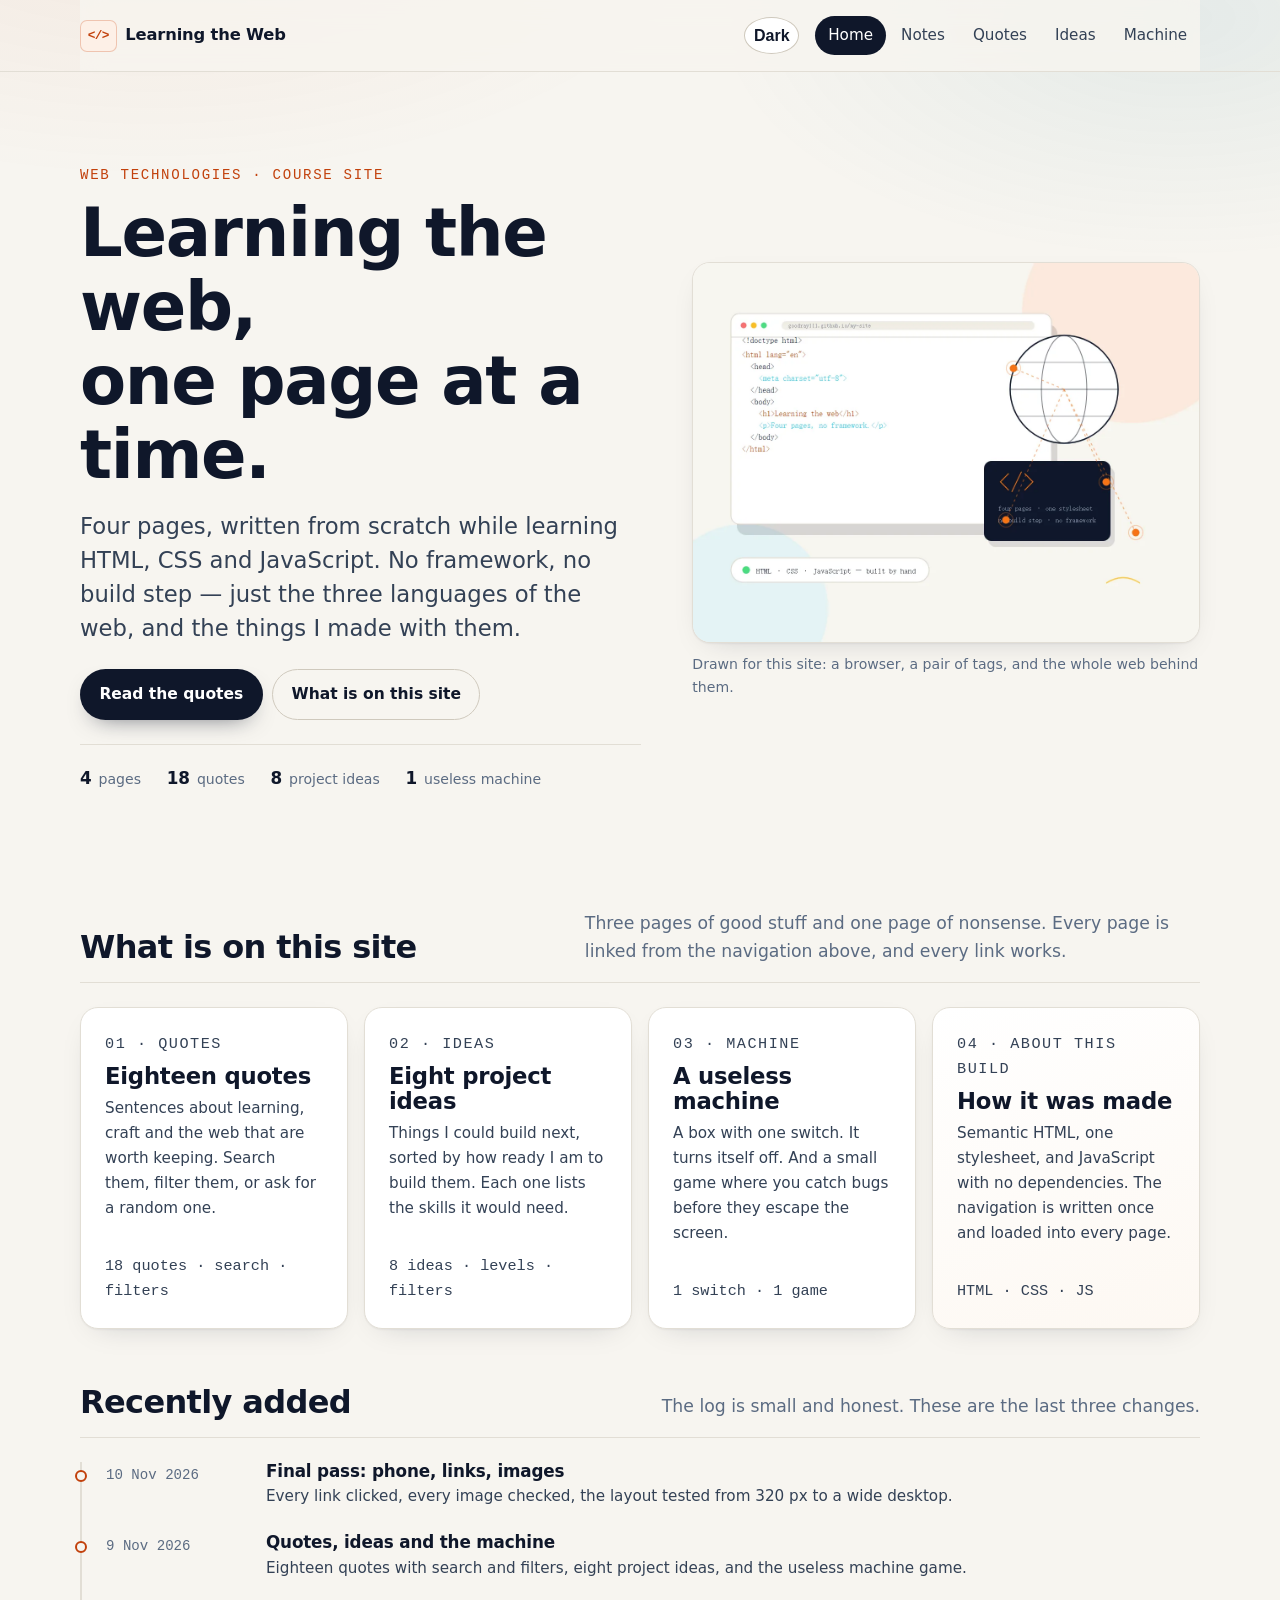
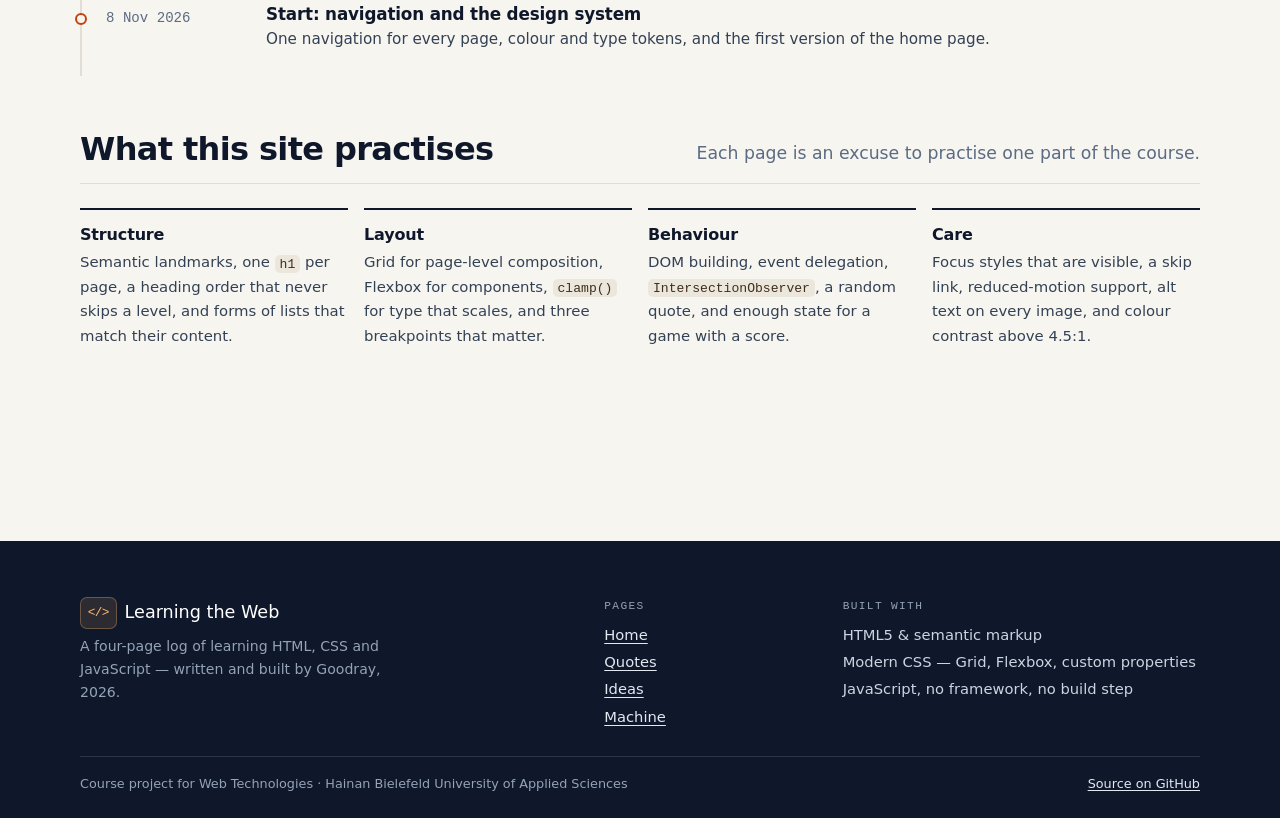
<file: index.html>
<!DOCTYPE html>
<html lang="en" class="no-js">
<head>
  <meta charset="utf-8">
  <meta name="viewport" content="width=device-width, initial-scale=1">
  <title>Learning the Web — a student log of HTML, CSS and JavaScript</title>
  <meta name="description" content="A four-page site about learning web development: what I built, 18 quotes worth keeping, eight project ideas, and a small useless machine.">
  <meta name="author" content="Goodray">
  <meta name="theme-color" content="#0f172a">

  <meta property="og:type" content="website">
  <meta property="og:site_name" content="Learning the Web">
  <meta property="og:title" content="Learning the Web — a student log of HTML, CSS and JavaScript">
  <meta property="og:description" content="A four-page site about learning web development: what I built, 18 quotes worth keeping, eight project ideas, and a small useless machine.">
  <meta property="og:url" content="https://goodray111.github.io/my-site/index.html">
  <meta property="og:image" content="https://goodray111.github.io/my-site/images/cover.png">
  <meta property="og:image:width" content="1200">
  <meta property="og:image:height" content="630">
  <meta name="twitter:card" content="summary_large_image">

  <link rel="icon" href="images/icons/favicon-32.png" sizes="32x32" type="image/png">
  <link rel="apple-touch-icon" href="images/icons/apple-touch-icon.png">
  <script>document.documentElement.classList.remove('no-js');document.documentElement.classList.add('js');</script>
  <link rel="preload" href="css/style.css" as="style">
  <link rel="stylesheet" href="css/style.css">
  <script defer src="js/nav.js"></script>
</head>
<body data-page="index">
  <a class="skip-link skip-link--static" href="#main">Skip to content</a>

  <!-- Navigation is written once in nav.html and injected by js/nav.js -->
  <nav id="site-nav" class="site-nav" aria-label="Main">
    <noscript>
      <div class="wrap nav-fallback">
        <a class="brand" href="index.html"><span class="brand-mark">&lt;/&gt;</span> Learning the Web</a>
        <ul class="nav-menu is-open">
          <li><a href="index.html">Home</a></li>
          <li><a href="quotes.html">Quotes</a></li>
          <li><a href="project.html">Ideas</a></li>
          <li><a href="machine.html">Machine</a></li>
        </ul>
      </div>
    </noscript>
  </nav>

<main id="main" class="wrap">

  <section class="hero" aria-labelledby="hero-title">
    <div class="hero-copy">
      <p class="eyebrow">Web Technologies · course site</p>
      <h1 id="hero-title">Learning the web,<br>one page at a time.</h1>
      <p class="lede">Four pages, written from scratch while learning HTML, CSS and JavaScript.
        No framework, no build step — just the three languages of the web, and the things I made with them.</p>
      <div class="hero-actions">
        <a class="btn btn-primary" href="quotes.html">Read the quotes</a>
        <a class="btn btn-ghost" href="#overview">What is on this site</a>
      </div>
      <ul class="hero-facts">
        <li><strong>4</strong> pages</li>
        <li><strong>18</strong> quotes</li>
        <li><strong>8</strong> project ideas</li>
        <li><strong>1</strong> useless machine</li>
      </ul>
    </div>
    <figure class="hero-art">
      <img src="images/hero.webp" width="1200" height="900" alt="Illustration of a browser window with code brackets and a small drawing of the globe." fetchpriority="high">
      <figcaption>Drawn for this site: a browser, a pair of tags, and the whole web behind them.</figcaption>
    </figure>
  </section>

  <section id="overview" class="section" aria-labelledby="overview-title">
    <div class="section-head">
      <h2 id="overview-title">What is on this site</h2>
      <p>Three pages of good stuff and one page of nonsense. Every page is linked from the navigation above, and every link works.</p>
    </div>
    <div class="cards">
      <article class="card card--page">
        <p class="card-kicker">01 · Quotes</p>
        <h3><a href="quotes.html">Eighteen quotes</a></h3>
        <p>Sentences about learning, craft and the web that are worth keeping. Search them, filter them, or ask for a random one.</p>
        <p class="card-meta">18 quotes · search · filters</p>
      </article>
      <article class="card card--page">
        <p class="card-kicker">02 · Ideas</p>
        <h3><a href="project.html">Eight project ideas</a></h3>
        <p>Things I could build next, sorted by how ready I am to build them. Each one lists the skills it would need.</p>
        <p class="card-meta">8 ideas · levels · filters</p>
      </article>
      <article class="card card--page">
        <p class="card-kicker">03 · Machine</p>
        <h3><a href="machine.html">A useless machine</a></h3>
        <p>A box with one switch. It turns itself off. And a small game where you catch bugs before they escape the screen.</p>
        <p class="card-meta">1 switch · 1 game</p>
      </article>
      <article class="card card--page card--about">
        <p class="card-kicker">04 · About this build</p>
        <h3>How it was made</h3>
        <p>Semantic HTML, one stylesheet, and JavaScript with no dependencies. The navigation is written once and loaded into every page.</p>
        <p class="card-meta">HTML · CSS · JS</p>
      </article>
    </div>
  </section>

  <section class="section" aria-labelledby="recent-title">
    <div class="section-head">
      <h2 id="recent-title">Recently added</h2>
      <p>The log is small and honest. These are the last three changes.</p>
    </div>
    <ol class="log">
      <li>
        <time datetime="2026-11-10">10 Nov 2026</time>
        <div>
          <h3>Final pass: phone, links, images</h3>
          <p>Every link clicked, every image checked, the layout tested from 320&nbsp;px to a wide desktop.</p>
        </div>
      </li>
      <li>
        <time datetime="2026-11-09">9 Nov 2026</time>
        <div>
          <h3>Quotes, ideas and the machine</h3>
          <p>Eighteen quotes with search and filters, eight project ideas, and the useless machine game.</p>
        </div>
      </li>
      <li>
        <time datetime="2026-11-08">8 Nov 2026</time>
        <div>
          <h3>Start: navigation and the design system</h3>
          <p>One navigation for every page, colour and type tokens, and the first version of the home page.</p>
        </div>
      </li>
    </ol>
  </section>

  <section class="section" aria-labelledby="skills-title">
    <div class="section-head">
      <h2 id="skills-title">What this site practises</h2>
      <p>Each page is an excuse to practise one part of the course.</p>
    </div>
    <div class="skills">
      <div class="skill">
        <h3>Structure</h3>
        <p>Semantic landmarks, one <code>h1</code> per page, a heading order that never skips a level, and forms of lists that match their content.</p>
      </div>
      <div class="skill">
        <h3>Layout</h3>
        <p>Grid for page-level composition, Flexbox for components, <code>clamp()</code> for type that scales, and three breakpoints that matter.</p>
      </div>
      <div class="skill">
        <h3>Behaviour</h3>
        <p>DOM building, event delegation, <code>IntersectionObserver</code>, a random quote, and enough state for a game with a score.</p>
      </div>
      <div class="skill">
        <h3>Care</h3>
        <p>Focus styles that are visible, a skip link, reduced-motion support, alt text on every image, and colour contrast above 4.5:1.</p>
      </div>
    </div>
  </section>
</main>

  <footer class="site-foot">
    <div class="wrap foot-grid">
      <div>
        <p class="foot-brand"><span class="brand-mark" aria-hidden="true">&lt;/&gt;</span> Learning the Web</p>
        <p class="fine">A four-page log of learning HTML, CSS and JavaScript — written and built by Goodray, 2026.</p>
      </div>
      <nav aria-label="Footer">
        <p class="foot-head">Pages</p>
        <ul class="foot-links">
          <li><a href="index.html">Home</a></li>
          <li><a href="quotes.html">Quotes</a></li>
          <li><a href="project.html">Ideas</a></li>
          <li><a href="machine.html">Machine</a></li>
        </ul>
      </nav>
      <div>
        <p class="foot-head">Built with</p>
        <ul class="foot-links">
          <li>HTML5 &amp; semantic markup</li>
          <li>Modern CSS — Grid, Flexbox, custom properties</li>
          <li>JavaScript, no framework, no build step</li>
        </ul>
      </div>
    </div>
    <div class="wrap foot-legal">
      <p>Course project for Web Technologies · Hainan Bielefeld University of Applied Sciences</p>
      <p><a href="https://github.com/Goodray111/my-site">Source on GitHub</a></p>
    </div>
  </footer>
  <script defer src="js/main.js"></script>
</body>
</html>
</file>
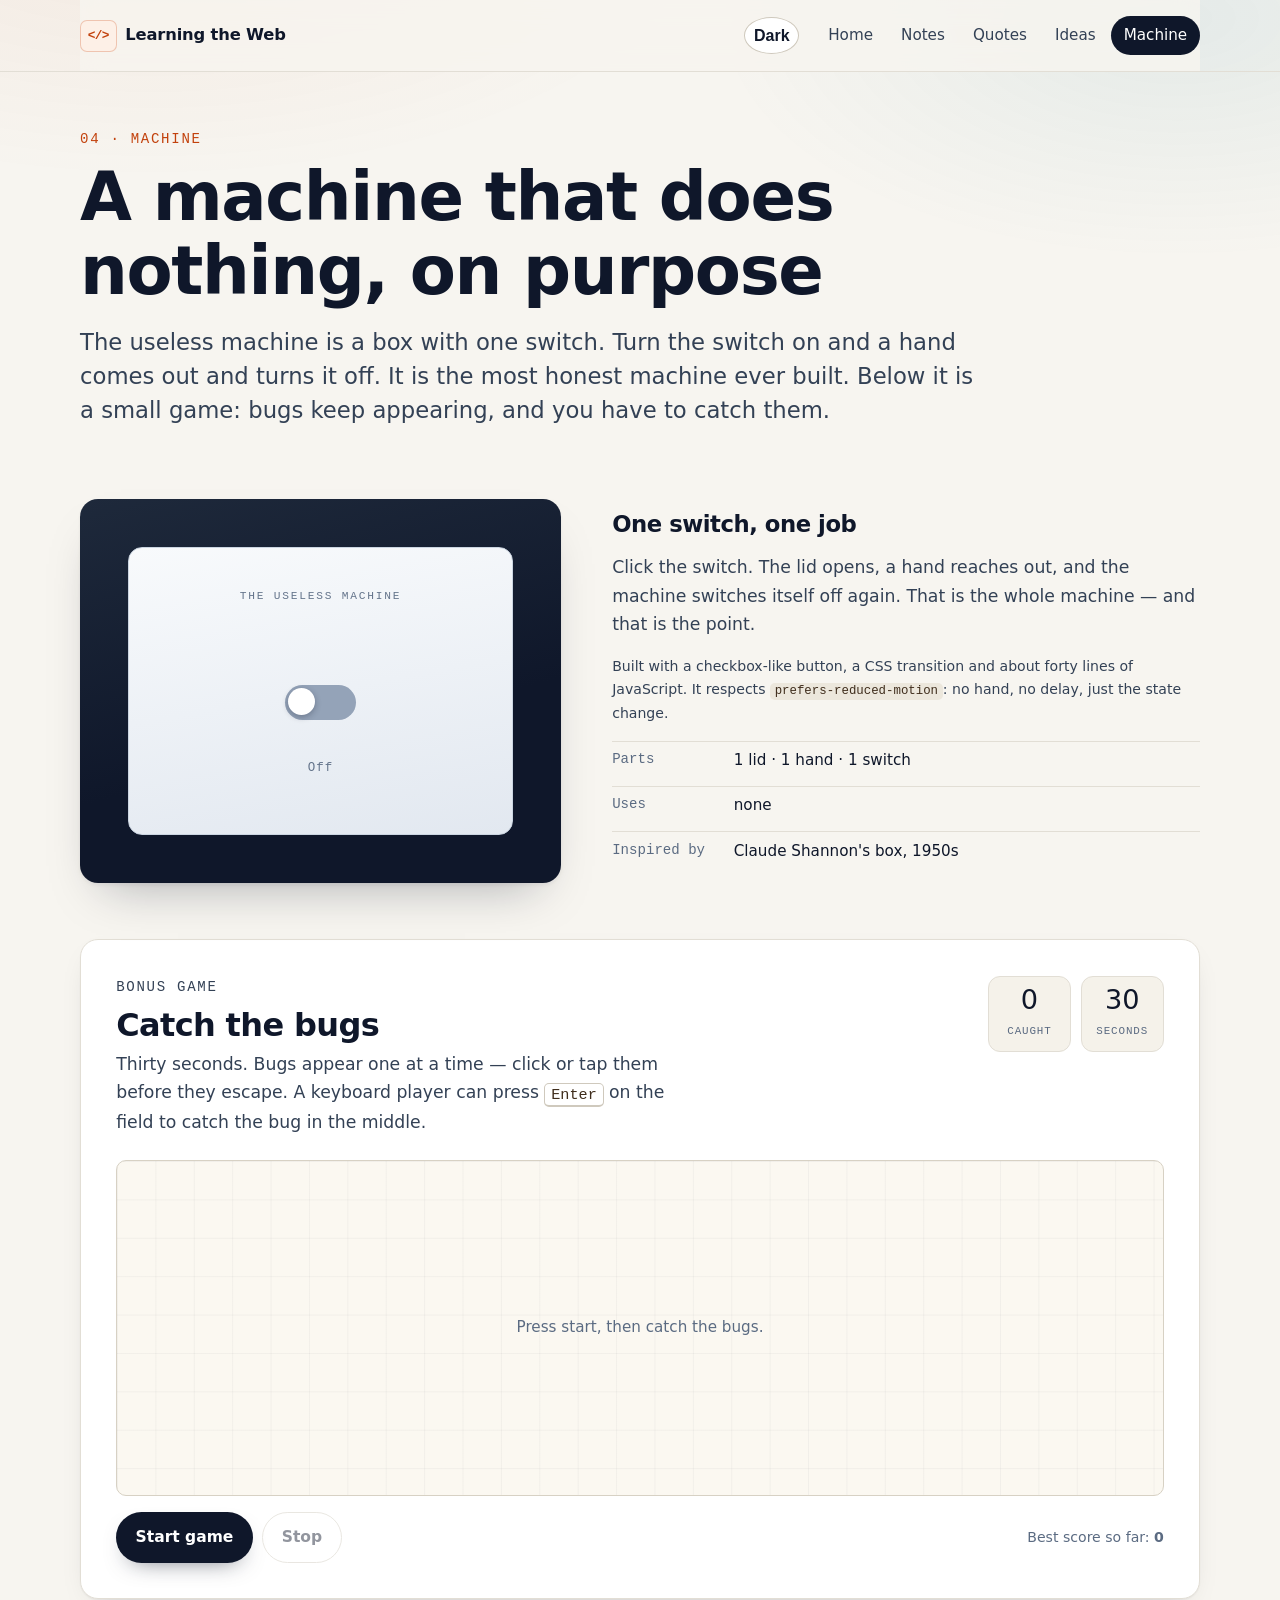
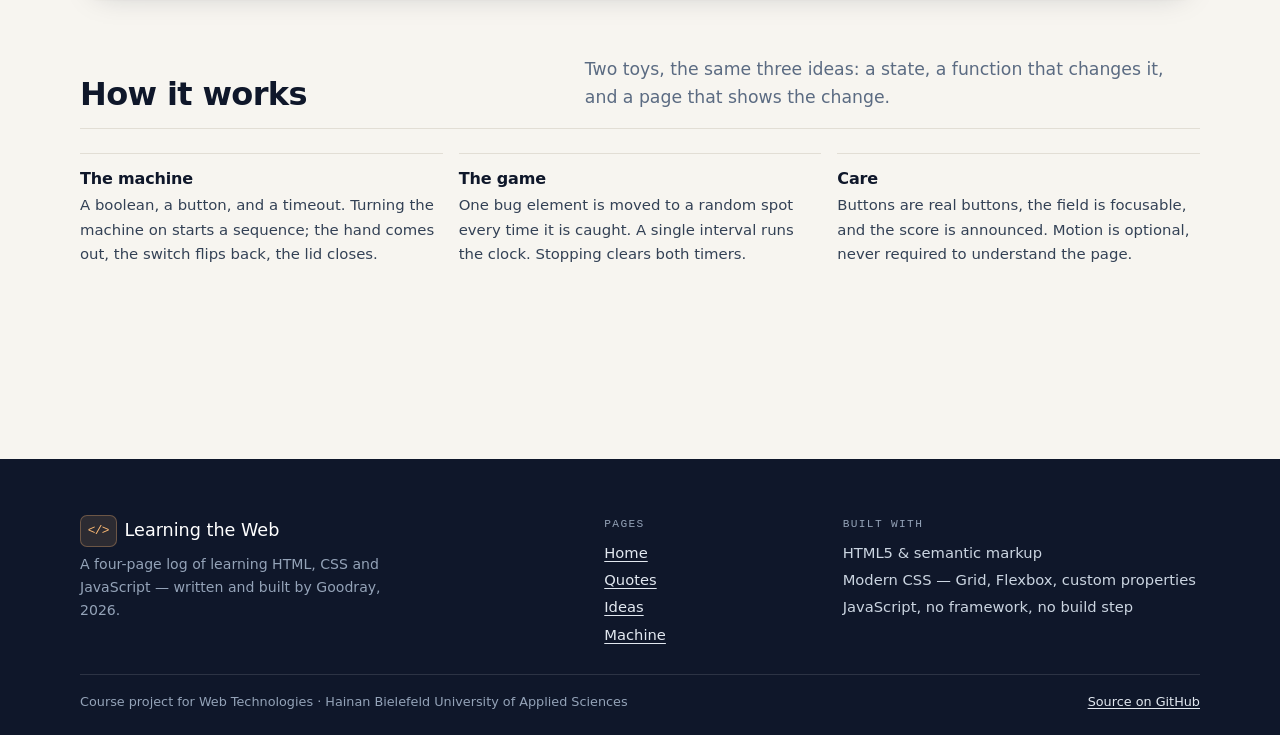
<file: machine.html>
<!DOCTYPE html>
<html lang="en" class="no-js">
<head>
  <meta charset="utf-8">
  <meta name="viewport" content="width=device-width, initial-scale=1">
  <title>The useless machine — Learning the Web</title>
  <meta name="description" content="A minimal useless machine that switches itself off, and a small game where you catch bugs before they escape.">
  <meta name="author" content="Goodray">
  <meta name="theme-color" content="#0f172a">

  <meta property="og:type" content="website">
  <meta property="og:site_name" content="Learning the Web">
  <meta property="og:title" content="The useless machine — Learning the Web">
  <meta property="og:description" content="A minimal useless machine that switches itself off, and a small game where you catch bugs before they escape.">
  <meta property="og:url" content="https://goodray111.github.io/my-site/machine.html">
  <meta property="og:image" content="https://goodray111.github.io/my-site/images/cover.png">
  <meta property="og:image:width" content="1200">
  <meta property="og:image:height" content="630">
  <meta name="twitter:card" content="summary_large_image">

  <link rel="icon" href="images/icons/favicon-32.png" sizes="32x32" type="image/png">
  <link rel="apple-touch-icon" href="images/icons/apple-touch-icon.png">
  <script>document.documentElement.classList.remove('no-js');document.documentElement.classList.add('js');</script>
  <link rel="preload" href="css/style.css" as="style">
  <link rel="stylesheet" href="css/style.css">
  <script defer src="js/nav.js"></script>
</head>
<body data-page="machine">
  <a class="skip-link skip-link--static" href="#main">Skip to content</a>

  <!-- Navigation is written once in nav.html and injected by js/nav.js -->
  <nav id="site-nav" class="site-nav" aria-label="Main">
    <noscript>
      <div class="wrap nav-fallback">
        <a class="brand" href="index.html"><span class="brand-mark">&lt;/&gt;</span> Learning the Web</a>
        <ul class="nav-menu is-open">
          <li><a href="index.html">Home</a></li>
          <li><a href="quotes.html">Quotes</a></li>
          <li><a href="project.html">Ideas</a></li>
          <li><a href="machine.html">Machine</a></li>
        </ul>
      </div>
    </noscript>
  </nav>

<main id="main" class="wrap">

  <header class="page-head">
    <p class="eyebrow">04 · Machine</p>
    <h1>A machine that does nothing, on purpose</h1>
    <p class="lede">The useless machine is a box with one switch. Turn the switch on and a hand comes out and turns it off.
      It is the most honest machine ever built. Below it is a small game: bugs keep appearing, and you have to catch them.</p>
  </header>

  <section class="machine" aria-labelledby="machine-title">
    <div class="machine-stage">
      <div class="machine-box" id="machine-box">
        <p class="machine-label" id="machine-title">The useless machine</p>
        <div class="machine-lid" id="machine-lid">
          <span class="machine-hand" aria-hidden="true">
            <span class="hand-arm"></span>
            <span class="hand-palm"></span>
          </span>
        </div>
        <button class="machine-switch" id="machine-switch" type="button" aria-pressed="false">
          <span class="switch-track" aria-hidden="true"><span class="switch-knob"></span></span>
          <span class="switch-text" id="machine-status">Off</span>
        </button>
      </div>
    </div>
    <div class="machine-copy">
      <h2 class="h3">One switch, one job</h2>
      <p>Click the switch. The lid opens, a hand reaches out, and the machine switches itself off again.
        That is the whole machine — and that is the point.</p>
      <p class="fine">Built with a checkbox-like button, a CSS transition and about forty lines of JavaScript.
        It respects <code>prefers-reduced-motion</code>: no hand, no delay, just the state change.</p>
      <dl class="facts">
        <div><dt>Parts</dt><dd>1 lid · 1 hand · 1 switch</dd></div>
        <div><dt>Uses</dt><dd>none</dd></div>
        <div><dt>Inspired by</dt><dd>Claude Shannon's box, 1950s</dd></div>
      </dl>
    </div>
  </section>

  <section class="game" aria-labelledby="game-title">
    <div class="game-head">
      <div>
        <p class="eyebrow">Bonus game</p>
        <h2 id="game-title">Catch the bugs</h2>
        <p>Thirty seconds. Bugs appear one at a time — click or tap them before they escape.
          A keyboard player can press <kbd>Enter</kbd> on the field to catch the bug in the middle.</p>
      </div>
      <div class="scoreboard" aria-live="polite">
        <p class="score"><span id="game-score">0</span><small>caught</small></p>
        <p class="score"><span id="game-time">30</span><small>seconds</small></p>
      </div>
    </div>

    <div class="game-stage">
      <div class="game-field" id="game-field" role="application" aria-label="Bug catching game field" tabindex="0">
        <p class="game-idle" id="game-idle">Press start, then catch the bugs.</p>
        <button class="bug" id="bug" type="button" hidden aria-label="Catch the bug"></button>
      </div>
      <div class="game-controls">
        <button class="btn btn-primary" id="game-start" type="button">Start game</button>
        <button class="btn btn-ghost" id="game-stop" type="button" disabled>Stop</button>
        <p class="game-hint" id="game-hint">Best score so far: <strong id="game-best">0</strong></p>
      </div>
    </div>
  </section>

  <section class="section" aria-labelledby="notes-title">
    <div class="section-head">
      <h2 id="notes-title">How it works</h2>
      <p>Two toys, the same three ideas: a state, a function that changes it, and a page that shows the change.</p>
    </div>
    <div class="note-grid">
      <div class="note">
        <h3>The machine</h3>
        <p>A boolean, a button, and a timeout. Turning the machine on starts a sequence; the hand comes out, the switch flips back, the lid closes.</p>
      </div>
      <div class="note">
        <h3>The game</h3>
        <p>One bug element is moved to a random spot every time it is caught. A single interval runs the clock. Stopping clears both timers.</p>
      </div>
      <div class="note">
        <h3>Care</h3>
        <p>Buttons are real buttons, the field is focusable, and the score is announced. Motion is optional, never required to understand the page.</p>
      </div>
    </div>
  </section>
</main>

  <footer class="site-foot">
    <div class="wrap foot-grid">
      <div>
        <p class="foot-brand"><span class="brand-mark" aria-hidden="true">&lt;/&gt;</span> Learning the Web</p>
        <p class="fine">A four-page log of learning HTML, CSS and JavaScript — written and built by Goodray, 2026.</p>
      </div>
      <nav aria-label="Footer">
        <p class="foot-head">Pages</p>
        <ul class="foot-links">
          <li><a href="index.html">Home</a></li>
          <li><a href="quotes.html">Quotes</a></li>
          <li><a href="project.html">Ideas</a></li>
          <li><a href="machine.html">Machine</a></li>
        </ul>
      </nav>
      <div>
        <p class="foot-head">Built with</p>
        <ul class="foot-links">
          <li>HTML5 &amp; semantic markup</li>
          <li>Modern CSS — Grid, Flexbox, custom properties</li>
          <li>JavaScript, no framework, no build step</li>
        </ul>
      </div>
    </div>
    <div class="wrap foot-legal">
      <p>Course project for Web Technologies · Hainan Bielefeld University of Applied Sciences</p>
      <p><a href="https://github.com/Goodray111/my-site">Source on GitHub</a></p>
    </div>
  </footer>
  <script defer src="js/main.js"></script>
  <script defer src="js/machine.js"></script>
</body>
</html>
</file>
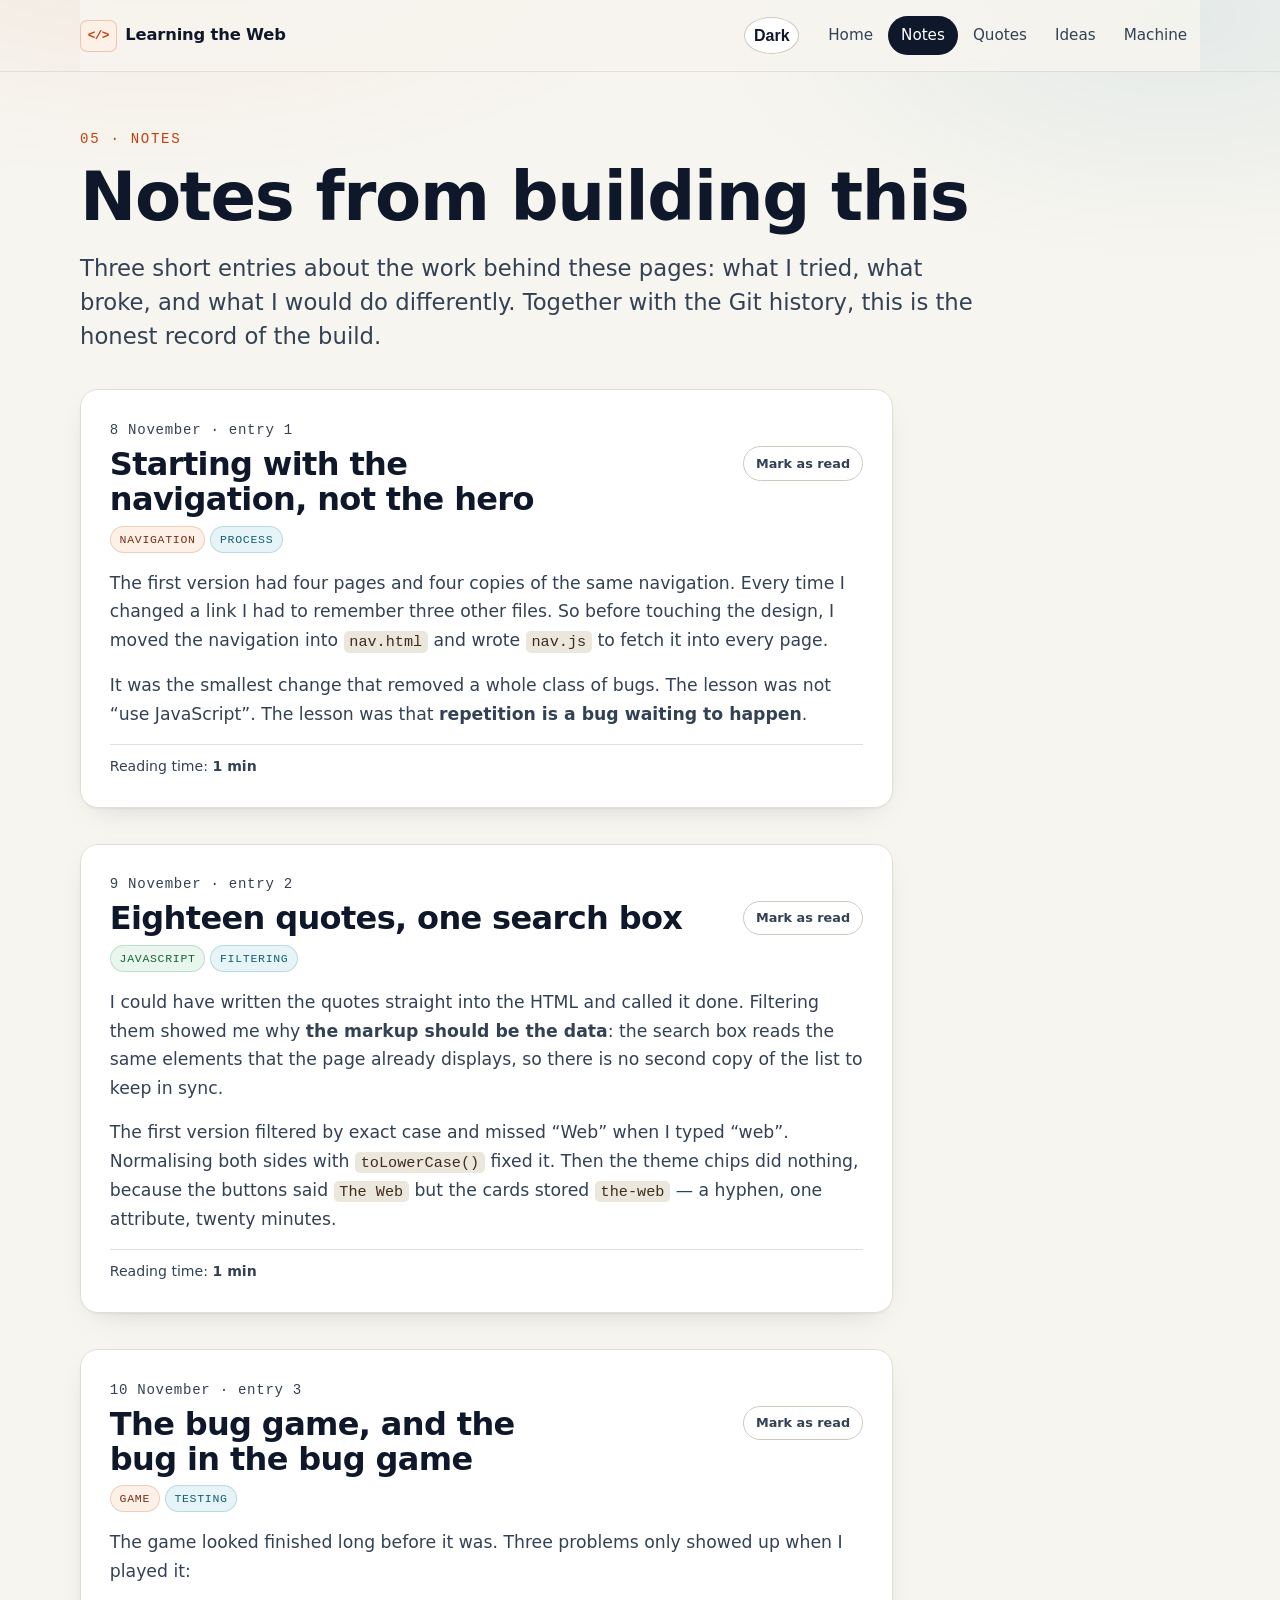
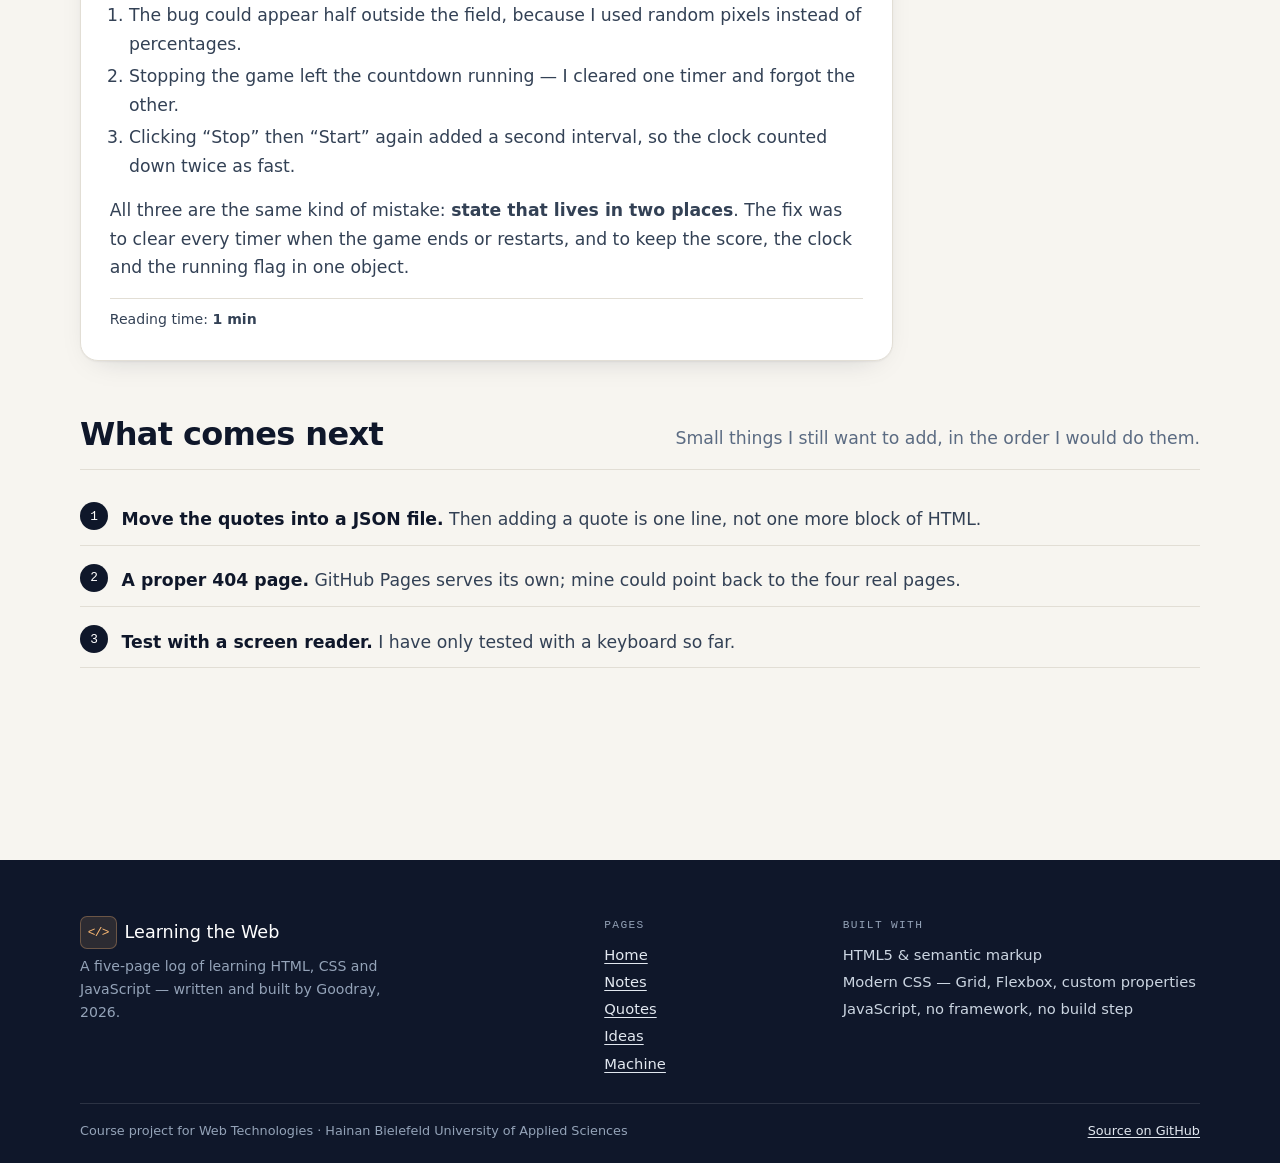
<file: notes.html>
<!DOCTYPE html>
<html lang="en" class="no-js">
<head>
  <meta charset="utf-8">
  <meta name="viewport" content="width=device-width, initial-scale=1">
  <title>Notes — Learning the Web</title>
  <meta name="description" content="A short learning log: what I built, what broke, and what I would do differently on this site.">
  <meta name="author" content="Goodray">
  <meta name="theme-color" content="#0f172a">

  <meta property="og:type" content="website">
  <meta property="og:site_name" content="Learning the Web">
  <meta property="og:title" content="Notes — Learning the Web">
  <meta property="og:description" content="A short learning log: what I built, what broke, and what I would do differently.">
  <meta property="og:url" content="https://goodray111.github.io/Agnb666/notes.html">
  <meta property="og:image" content="https://goodray111.github.io/Agnb666/images/cover.png">
  <meta property="og:image:width" content="1200">
  <meta property="og:image:height" content="630">
  <meta name="twitter:card" content="summary_large_image">

  <link rel="icon" href="images/icons/favicon-32.png" sizes="32x32" type="image/png">
  <link rel="apple-touch-icon" href="images/icons/apple-touch-icon.png">
  <link rel="preload" href="css/style.css" as="style">
  <script>document.documentElement.classList.remove('no-js');document.documentElement.classList.add('js');</script>
  <script>(function(){try{var t=localStorage.getItem("theme");if(t!=="dark"&&t!=="light"){t=window.matchMedia("(prefers-color-scheme: dark)").matches?"dark":"light";}document.documentElement.setAttribute("data-theme",t);document.documentElement.style.colorScheme=t;}catch(e){}})();</script>
  <link rel="stylesheet" href="css/style.css">
  <script defer src="js/nav.js"></script>
</head>
<body data-page="notes">
  <a class="skip-link skip-link--static" href="#main">Skip to content</a>

  <!-- Navigation is written once in nav.html and injected by js/nav.js -->
  <nav id="site-nav" class="site-nav" aria-label="Main">
    <noscript>
      <div class="wrap nav-fallback">
        <a class="brand" href="index.html"><span class="brand-mark">&lt;/&gt;</span> Learning the Web</a>
        <ul class="nav-menu is-open">
          <li><a href="index.html">Home</a></li>
          <li><a href="notes.html">Notes</a></li>
          <li><a href="quotes.html">Quotes</a></li>
          <li><a href="project.html">Ideas</a></li>
          <li><a href="machine.html">Machine</a></li>
        </ul>
      </div>
    </noscript>
  </nav>

  <div class="read-progress" aria-hidden="true"><span id="read-bar"></span></div>

  <main id="main" class="wrap">

    <header class="page-head">
      <p class="eyebrow">05 · Notes</p>
      <h1>Notes from building this</h1>
      <p class="lede">Three short entries about the work behind these pages: what I tried, what broke,
        and what I would do differently. Together with the Git history, this is the honest record of the build.</p>
    </header>

    <div class="notes">

      <article class="note-entry" id="note-1" data-note="2026-11-08">
        <header class="note-head">
          <p class="note-date"><time datetime="2026-11-08">8 November</time> · entry 1</p>
          <h2>Starting with the navigation, not the hero</h2>
          <p class="note-tags"><span class="pill pill--craft">navigation</span> <span class="pill pill--learning">process</span></p>
        </header>
        <p>The first version had four pages and four copies of the same navigation. Every time I changed a link I
          had to remember three other files. So before touching the design, I moved the navigation into
          <code>nav.html</code> and wrote <code>nav.js</code> to fetch it into every page.</p>
        <p>It was the smallest change that removed a whole class of bugs. The lesson was not “use JavaScript”.
          The lesson was that <strong>repetition is a bug waiting to happen</strong>.</p>
        <p class="note-meta">Reading time: <span class="read-min" data-min="1">1 min</span></p>
      </article>

      <article class="note-entry" id="note-2" data-note="2026-11-09">
        <header class="note-head">
          <p class="note-date"><time datetime="2026-11-09">9 November</time> · entry 2</p>
          <h2>Eighteen quotes, one search box</h2>
          <p class="note-tags"><span class="pill pill--the-web">javascript</span> <span class="pill pill--learning">filtering</span></p>
        </header>
        <p>I could have written the quotes straight into the HTML and called it done. Filtering them showed me why
          <strong>the markup should be the data</strong>: the search box reads the same elements that the page already
          displays, so there is no second copy of the list to keep in sync.</p>
        <p>The first version filtered by exact case and missed “Web” when I typed “web”. Normalising both sides with
          <code>toLowerCase()</code> fixed it. Then the theme chips did nothing, because the buttons said
          <code>The Web</code> but the cards stored <code>the-web</code> — a hyphen, one attribute, twenty minutes.</p>
        <p class="note-meta">Reading time: <span class="read-min" data-min="2">2 min</span></p>
      </article>

      <article class="note-entry" id="note-3" data-note="2026-11-10">
        <header class="note-head">
          <p class="note-date"><time datetime="2026-11-10">10 November</time> · entry 3</p>
          <h2>The bug game, and the bug in the bug game</h2>
          <p class="note-tags"><span class="pill pill--craft">game</span> <span class="pill pill--learning">testing</span></p>
        </header>
        <p>The game looked finished long before it was. Three problems only showed up when I played it:</p>
        <ol>
          <li>The bug could appear half outside the field, because I used random pixels instead of percentages.</li>
          <li>Stopping the game left the countdown running — I cleared one timer and forgot the other.</li>
          <li>Clicking “Stop” then “Start” again added a second interval, so the clock counted down twice as fast.</li>
        </ol>
        <p>All three are the same kind of mistake: <strong>state that lives in two places</strong>. The fix was to clear
          every timer when the game ends or restarts, and to keep the score, the clock and the running flag in one object.</p>
        <p class="note-meta">Reading time: <span class="read-min" data-min="2">2 min</span></p>
      </article>

    </div>

    <section class="section" aria-labelledby="next-title">
      <div class="section-head">
        <h2 id="next-title">What comes next</h2>
        <p>Small things I still want to add, in the order I would do them.</p>
      </div>
      <ol class="steps">
        <li><strong>Move the quotes into a JSON file.</strong> Then adding a quote is one line, not one more block of HTML.</li>
        <li><strong>A proper 404 page.</strong> GitHub Pages serves its own; mine could point back to the four real pages.</li>
        <li><strong>Test with a screen reader.</strong> I have only tested with a keyboard so far.</li>
      </ol>
    </section>
  </main>

  <footer class="site-foot">
    <div class="wrap foot-grid">
      <div>
        <p class="foot-brand"><span class="brand-mark" aria-hidden="true">&lt;/&gt;</span> Learning the Web</p>
        <p class="fine">A five-page log of learning HTML, CSS and JavaScript — written and built by Goodray, 2026.</p>
      </div>
      <nav aria-label="Footer">
        <p class="foot-head">Pages</p>
        <ul class="foot-links">
          <li><a href="index.html">Home</a></li>
          <li><a href="notes.html">Notes</a></li>
          <li><a href="quotes.html">Quotes</a></li>
          <li><a href="project.html">Ideas</a></li>
          <li><a href="machine.html">Machine</a></li>
        </ul>
      </nav>
      <div>
        <p class="foot-head">Built with</p>
        <ul class="foot-links">
          <li>HTML5 &amp; semantic markup</li>
          <li>Modern CSS — Grid, Flexbox, custom properties</li>
          <li>JavaScript, no framework, no build step</li>
        </ul>
      </div>
    </div>
    <div class="wrap foot-legal">
      <p>Course project for Web Technologies · Hainan Bielefeld University of Applied Sciences</p>
      <p><a href="https://github.com/Goodray111/Agnb666">Source on GitHub</a></p>
    </div>
  </footer>

  <script defer src="js/main.js"></script>
  <script defer src="js/theme.js"></script>
  <script defer src="js/notes.js"></script>
</body>
</html>
</file>
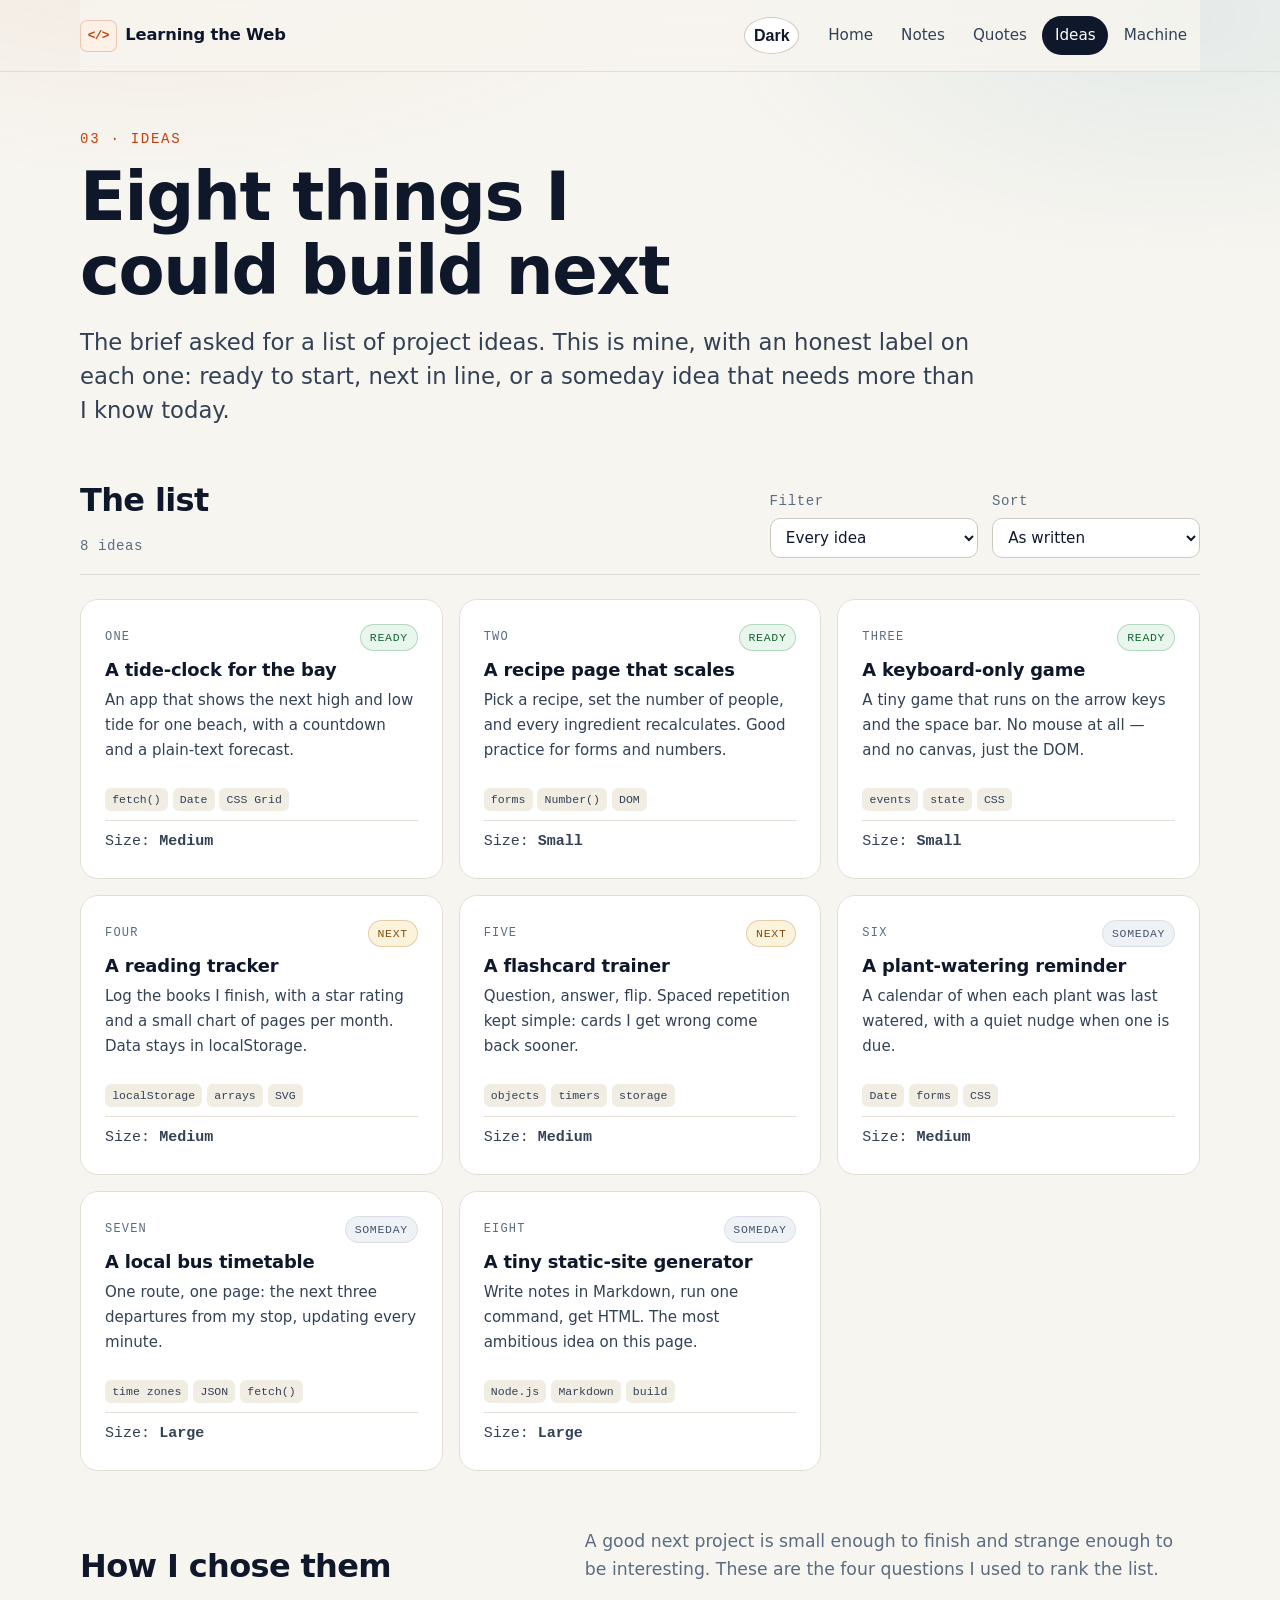
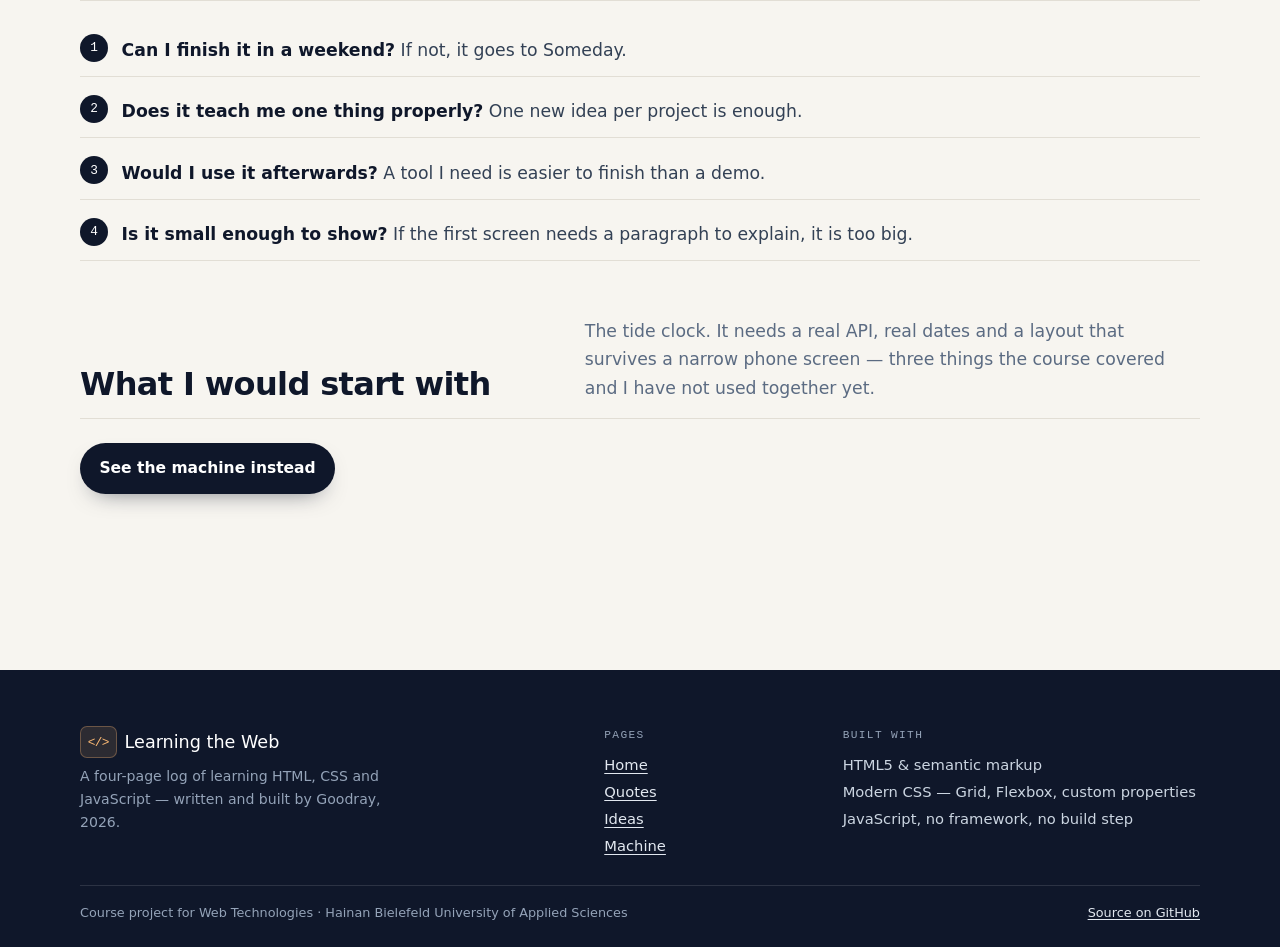
<file: project.html>
<!DOCTYPE html>
<html lang="en" class="no-js">
<head>
  <meta charset="utf-8">
  <meta name="viewport" content="width=device-width, initial-scale=1">
  <title>Project ideas — Learning the Web</title>
  <meta name="description" content="Eight project ideas for practising HTML, CSS and JavaScript, sorted by how ready they are to build.">
  <meta name="author" content="Goodray">
  <meta name="theme-color" content="#0f172a">

  <meta property="og:type" content="website">
  <meta property="og:site_name" content="Learning the Web">
  <meta property="og:title" content="Project ideas — Learning the Web">
  <meta property="og:description" content="Eight project ideas for practising HTML, CSS and JavaScript, sorted by how ready they are to build.">
  <meta property="og:url" content="https://goodray111.github.io/my-site/project.html">
  <meta property="og:image" content="https://goodray111.github.io/my-site/images/cover.png">
  <meta property="og:image:width" content="1200">
  <meta property="og:image:height" content="630">
  <meta name="twitter:card" content="summary_large_image">

  <link rel="icon" href="images/icons/favicon-32.png" sizes="32x32" type="image/png">
  <link rel="apple-touch-icon" href="images/icons/apple-touch-icon.png">
  <script>document.documentElement.classList.remove('no-js');document.documentElement.classList.add('js');</script>
  <link rel="preload" href="css/style.css" as="style">
  <link rel="stylesheet" href="css/style.css">
  <script defer src="js/nav.js"></script>
</head>
<body data-page="project">
  <a class="skip-link skip-link--static" href="#main">Skip to content</a>

  <!-- Navigation is written once in nav.html and injected by js/nav.js -->
  <nav id="site-nav" class="site-nav" aria-label="Main">
    <noscript>
      <div class="wrap nav-fallback">
        <a class="brand" href="index.html"><span class="brand-mark">&lt;/&gt;</span> Learning the Web</a>
        <ul class="nav-menu is-open">
          <li><a href="index.html">Home</a></li>
          <li><a href="quotes.html">Quotes</a></li>
          <li><a href="project.html">Ideas</a></li>
          <li><a href="machine.html">Machine</a></li>
        </ul>
      </div>
    </noscript>
  </nav>

<main id="main" class="wrap">

  <header class="page-head">
    <p class="eyebrow">03 · Ideas</p>
    <h1>Eight things I could build next</h1>
    <p class="lede">The brief asked for a list of project ideas. This is mine, with an honest label on each one:
      ready to start, next in line, or a someday idea that needs more than I know today.</p>
  </header>

  <section class="section" aria-labelledby="ideas-title">
    <div class="section-head section-head--row">
      <div>
        <h2 id="ideas-title">The list</h2>
        <p id="idea-count" class="count" aria-live="polite">8 ideas</p>
      </div>
      <div class="tools">
        <label class="field">
          <span>Filter</span>
          <select id="idea-filter">
            <option value="all">Every idea</option>
            <option value="Ready">Ready to start</option>
            <option value="Next">Next in line</option>
            <option value="Someday">Someday</option>
          </select>
        </label>
        <label class="field">
          <span>Sort</span>
          <select id="idea-sort">
            <option value="default">As written</option>
            <option value="small">Smallest first</option>
            <option value="large">Largest first</option>
          </select>
        </label>
      </div>
    </div>

    <p class="empty" id="idea-empty" hidden>Nothing in that group yet.</p>
    <div class="idea-grid" id="idea-grid">
      <article class="idea" data-status="Ready" data-size="Medium">
        <div class="idea-top">
          <span class="idea-num" aria-hidden="true">ONE</span>
          <span class="pill pill--ready">Ready</span>
        </div>
        <h3>A tide-clock for the bay</h3>
        <p>An app that shows the next high and low tide for one beach, with a countdown and a plain-text forecast.</p>
        <ul class="tags" aria-label="Skills needed"><li>fetch()</li><li>Date</li><li>CSS Grid</li></ul>
        <p class="idea-size">Size: <strong>Medium</strong></p>
      </article>
      <article class="idea" data-status="Ready" data-size="Small">
        <div class="idea-top">
          <span class="idea-num" aria-hidden="true">TWO</span>
          <span class="pill pill--ready">Ready</span>
        </div>
        <h3>A recipe page that scales</h3>
        <p>Pick a recipe, set the number of people, and every ingredient recalculates. Good practice for forms and numbers.</p>
        <ul class="tags" aria-label="Skills needed"><li>forms</li><li>Number()</li><li>DOM</li></ul>
        <p class="idea-size">Size: <strong>Small</strong></p>
      </article>
      <article class="idea" data-status="Ready" data-size="Small">
        <div class="idea-top">
          <span class="idea-num" aria-hidden="true">THREE</span>
          <span class="pill pill--ready">Ready</span>
        </div>
        <h3>A keyboard-only game</h3>
        <p>A tiny game that runs on the arrow keys and the space bar. No mouse at all — and no canvas, just the DOM.</p>
        <ul class="tags" aria-label="Skills needed"><li>events</li><li>state</li><li>CSS</li></ul>
        <p class="idea-size">Size: <strong>Small</strong></p>
      </article>
      <article class="idea" data-status="Next" data-size="Medium">
        <div class="idea-top">
          <span class="idea-num" aria-hidden="true">FOUR</span>
          <span class="pill pill--next">Next</span>
        </div>
        <h3>A reading tracker</h3>
        <p>Log the books I finish, with a star rating and a small chart of pages per month. Data stays in localStorage.</p>
        <ul class="tags" aria-label="Skills needed"><li>localStorage</li><li>arrays</li><li>SVG</li></ul>
        <p class="idea-size">Size: <strong>Medium</strong></p>
      </article>
      <article class="idea" data-status="Next" data-size="Medium">
        <div class="idea-top">
          <span class="idea-num" aria-hidden="true">FIVE</span>
          <span class="pill pill--next">Next</span>
        </div>
        <h3>A flashcard trainer</h3>
        <p>Question, answer, flip. Spaced repetition kept simple: cards I get wrong come back sooner.</p>
        <ul class="tags" aria-label="Skills needed"><li>objects</li><li>timers</li><li>storage</li></ul>
        <p class="idea-size">Size: <strong>Medium</strong></p>
      </article>
      <article class="idea" data-status="Someday" data-size="Medium">
        <div class="idea-top">
          <span class="idea-num" aria-hidden="true">SIX</span>
          <span class="pill pill--someday">Someday</span>
        </div>
        <h3>A plant-watering reminder</h3>
        <p>A calendar of when each plant was last watered, with a quiet nudge when one is due.</p>
        <ul class="tags" aria-label="Skills needed"><li>Date</li><li>forms</li><li>CSS</li></ul>
        <p class="idea-size">Size: <strong>Medium</strong></p>
      </article>
      <article class="idea" data-status="Someday" data-size="Large">
        <div class="idea-top">
          <span class="idea-num" aria-hidden="true">SEVEN</span>
          <span class="pill pill--someday">Someday</span>
        </div>
        <h3>A local bus timetable</h3>
        <p>One route, one page: the next three departures from my stop, updating every minute.</p>
        <ul class="tags" aria-label="Skills needed"><li>time zones</li><li>JSON</li><li>fetch()</li></ul>
        <p class="idea-size">Size: <strong>Large</strong></p>
      </article>
      <article class="idea" data-status="Someday" data-size="Large">
        <div class="idea-top">
          <span class="idea-num" aria-hidden="true">EIGHT</span>
          <span class="pill pill--someday">Someday</span>
        </div>
        <h3>A tiny static-site generator</h3>
        <p>Write notes in Markdown, run one command, get HTML. The most ambitious idea on this page.</p>
        <ul class="tags" aria-label="Skills needed"><li>Node.js</li><li>Markdown</li><li>build</li></ul>
        <p class="idea-size">Size: <strong>Large</strong></p>
      </article>
    </div>
  </section>

  <section class="section" aria-labelledby="how-title">
    <div class="section-head">
      <h2 id="how-title">How I chose them</h2>
      <p>A good next project is small enough to finish and strange enough to be interesting.
        These are the four questions I used to rank the list.</p>
    </div>
    <ol class="steps">
      <li><strong>Can I finish it in a weekend?</strong> If not, it goes to Someday.</li>
      <li><strong>Does it teach me one thing properly?</strong> One new idea per project is enough.</li>
      <li><strong>Would I use it afterwards?</strong> A tool I need is easier to finish than a demo.</li>
      <li><strong>Is it small enough to show?</strong> If the first screen needs a paragraph to explain, it is too big.</li>
    </ol>
  </section>

  <section class="section" aria-labelledby="next-title">
    <div class="section-head">
      <h2 id="next-title">What I would start with</h2>
      <p>The tide clock. It needs a real API, real dates and a layout that survives a narrow phone screen — three things
        the course covered and I have not used together yet.</p>
    </div>
    <a class="btn btn-primary" href="machine.html">See the machine instead</a>
  </section>
</main>

  <footer class="site-foot">
    <div class="wrap foot-grid">
      <div>
        <p class="foot-brand"><span class="brand-mark" aria-hidden="true">&lt;/&gt;</span> Learning the Web</p>
        <p class="fine">A four-page log of learning HTML, CSS and JavaScript — written and built by Goodray, 2026.</p>
      </div>
      <nav aria-label="Footer">
        <p class="foot-head">Pages</p>
        <ul class="foot-links">
          <li><a href="index.html">Home</a></li>
          <li><a href="quotes.html">Quotes</a></li>
          <li><a href="project.html">Ideas</a></li>
          <li><a href="machine.html">Machine</a></li>
        </ul>
      </nav>
      <div>
        <p class="foot-head">Built with</p>
        <ul class="foot-links">
          <li>HTML5 &amp; semantic markup</li>
          <li>Modern CSS — Grid, Flexbox, custom properties</li>
          <li>JavaScript, no framework, no build step</li>
        </ul>
      </div>
    </div>
    <div class="wrap foot-legal">
      <p>Course project for Web Technologies · Hainan Bielefeld University of Applied Sciences</p>
      <p><a href="https://github.com/Goodray111/my-site">Source on GitHub</a></p>
    </div>
  </footer>
  <script defer src="js/main.js"></script>
  <script defer src="js/projects.js"></script>
</body>
</html>
</file>
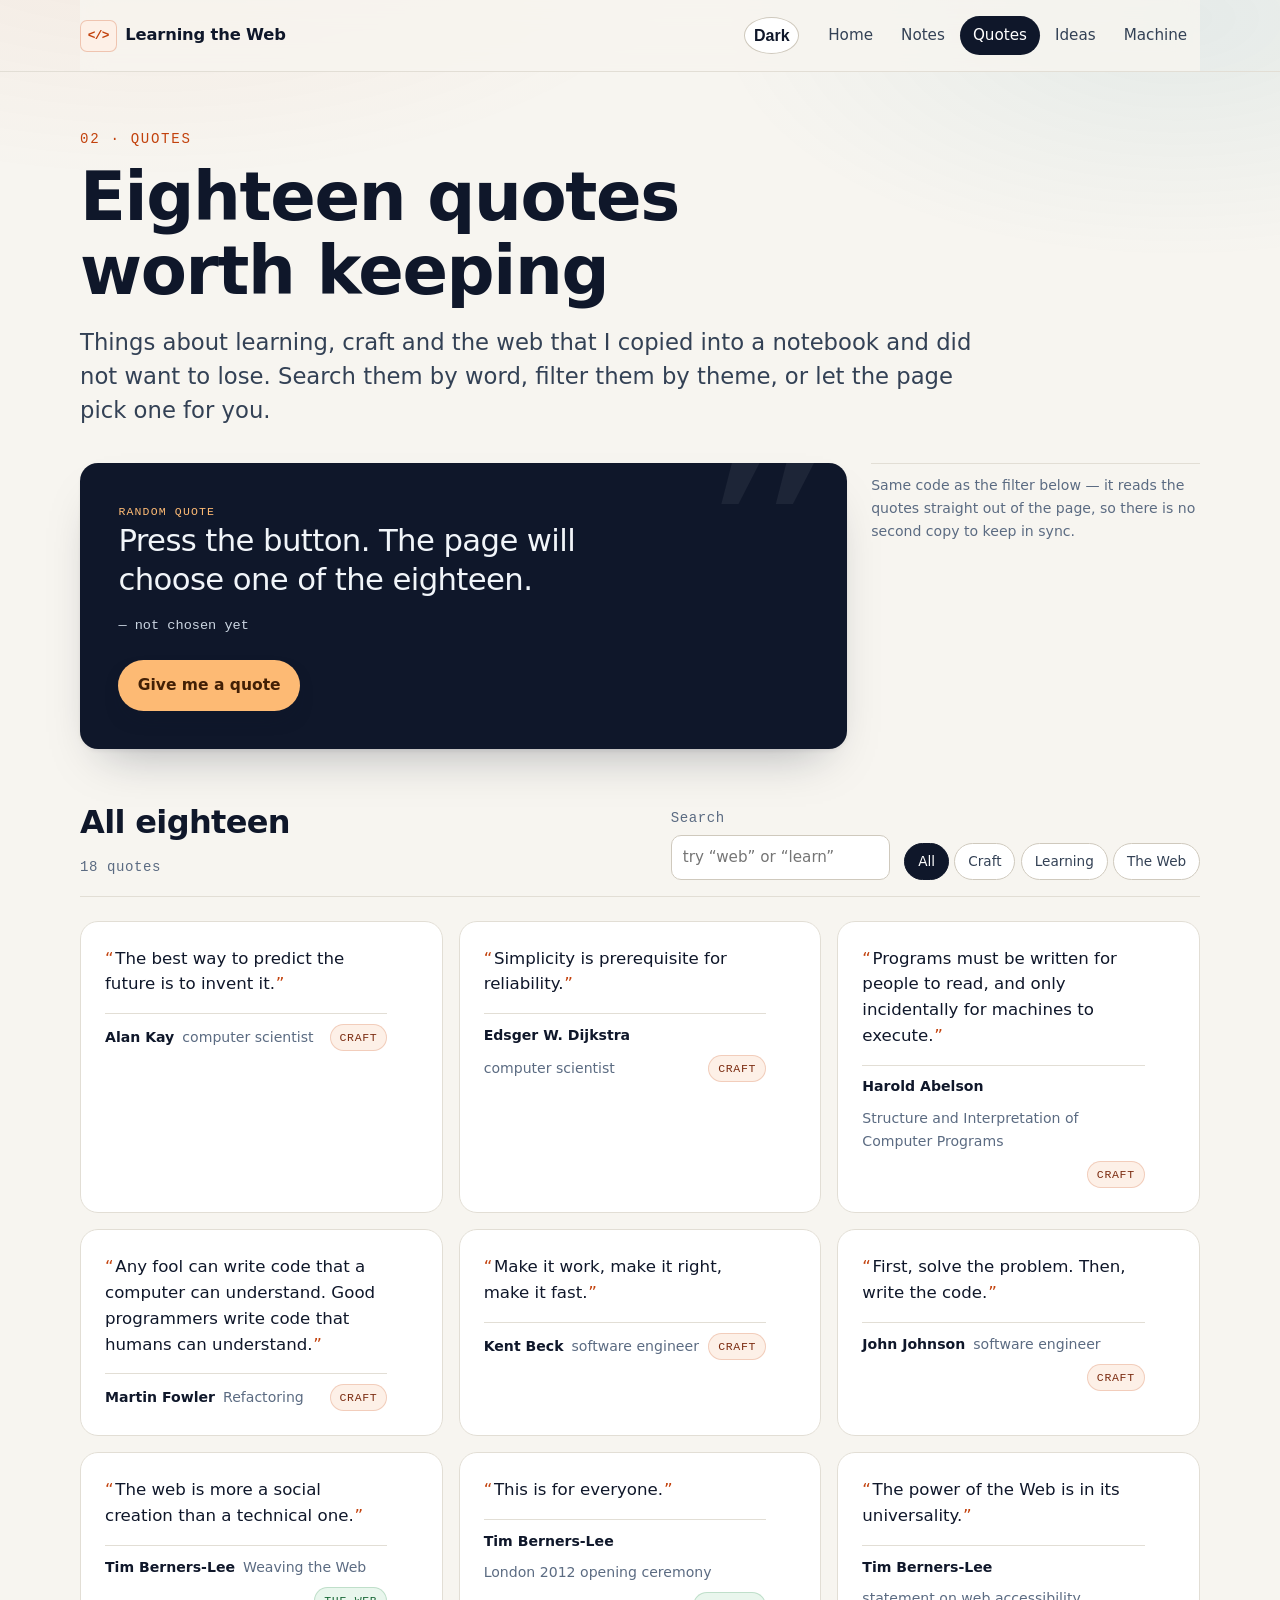
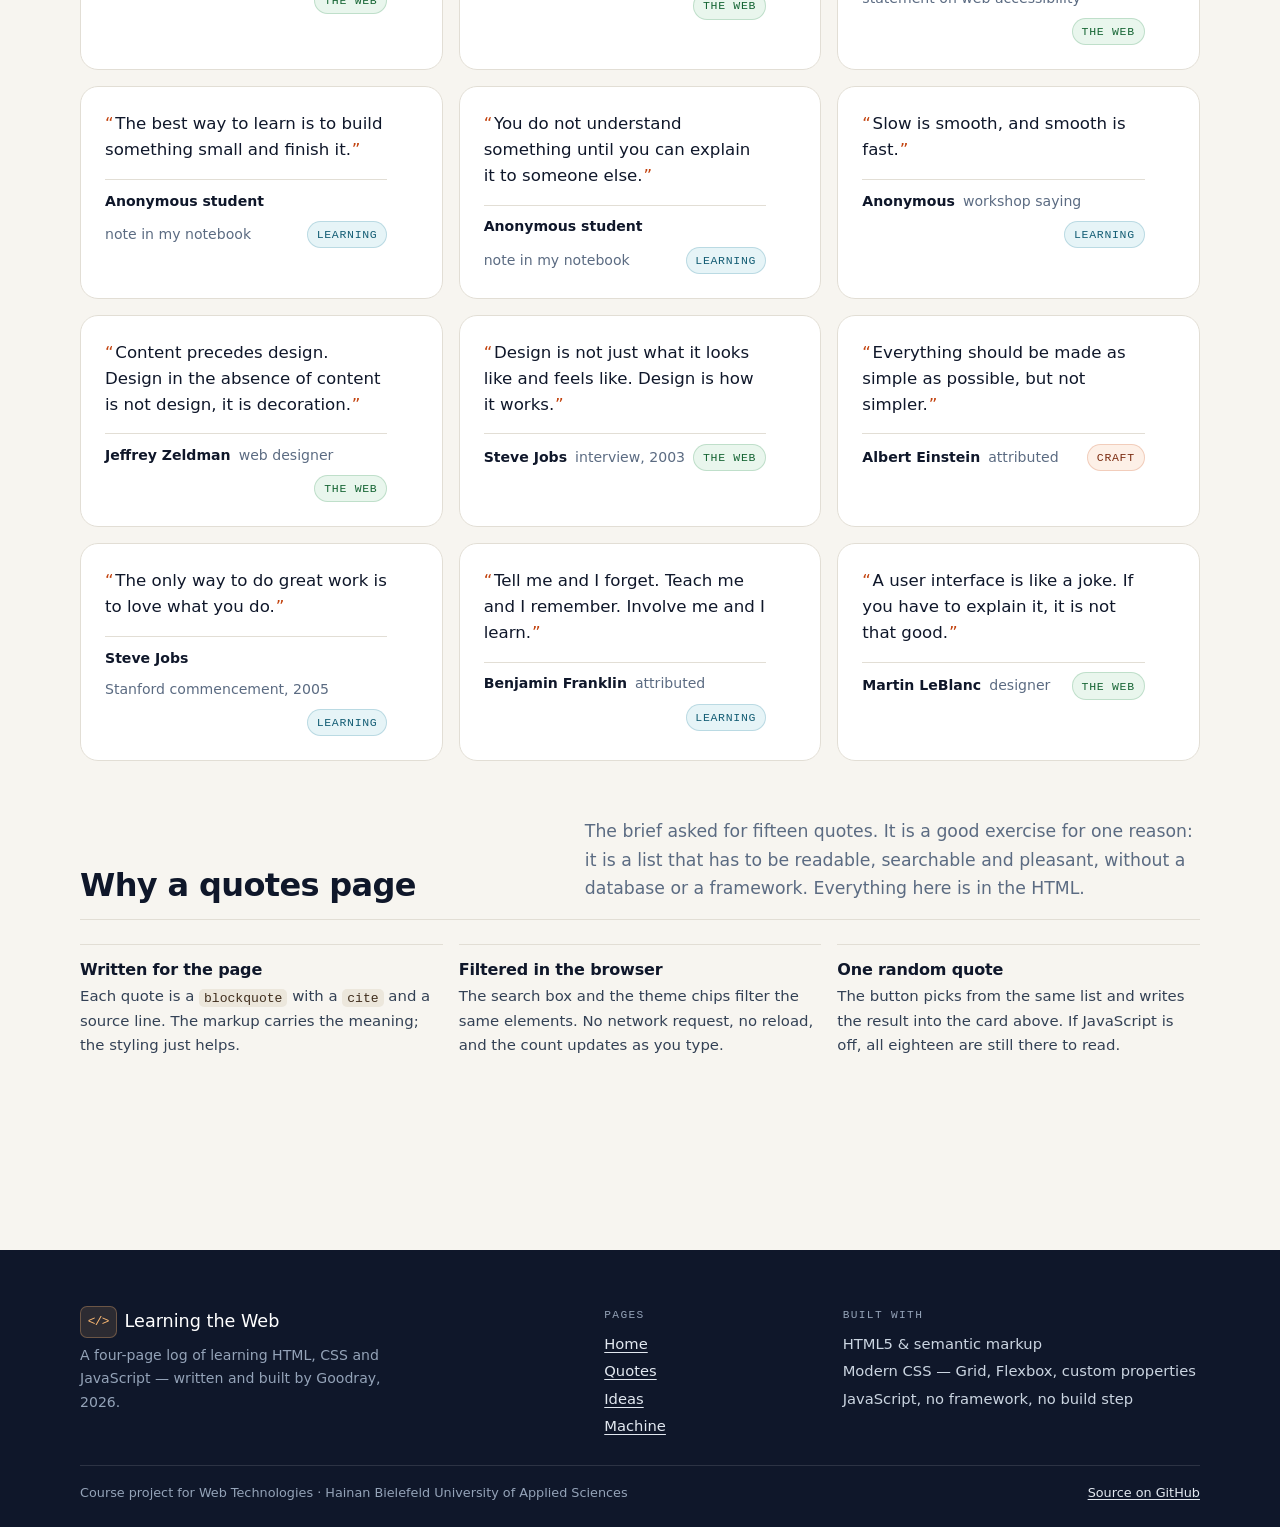
<file: quotes.html>
<!DOCTYPE html>
<html lang="en" class="no-js">
<head>
  <meta charset="utf-8">
  <meta name="viewport" content="width=device-width, initial-scale=1">
  <title>Quotes — Learning the Web</title>
  <meta name="description" content="Eighteen quotes about learning, craft and the web, with search, theme filters and a random quote.">
  <meta name="author" content="Goodray">
  <meta name="theme-color" content="#0f172a">

  <meta property="og:type" content="website">
  <meta property="og:site_name" content="Learning the Web">
  <meta property="og:title" content="Quotes — Learning the Web">
  <meta property="og:description" content="Eighteen quotes about learning, craft and the web, with search, theme filters and a random quote.">
  <meta property="og:url" content="https://goodray111.github.io/my-site/quotes.html">
  <meta property="og:image" content="https://goodray111.github.io/my-site/images/cover.png">
  <meta property="og:image:width" content="1200">
  <meta property="og:image:height" content="630">
  <meta name="twitter:card" content="summary_large_image">

  <link rel="icon" href="images/icons/favicon-32.png" sizes="32x32" type="image/png">
  <link rel="apple-touch-icon" href="images/icons/apple-touch-icon.png">
  <script>document.documentElement.classList.remove('no-js');document.documentElement.classList.add('js');</script>
  <link rel="preload" href="css/style.css" as="style">
  <link rel="stylesheet" href="css/style.css">
  <script defer src="js/nav.js"></script>
</head>
<body data-page="quotes">
  <a class="skip-link skip-link--static" href="#main">Skip to content</a>

  <!-- Navigation is written once in nav.html and injected by js/nav.js -->
  <nav id="site-nav" class="site-nav" aria-label="Main">
    <noscript>
      <div class="wrap nav-fallback">
        <a class="brand" href="index.html"><span class="brand-mark">&lt;/&gt;</span> Learning the Web</a>
        <ul class="nav-menu is-open">
          <li><a href="index.html">Home</a></li>
          <li><a href="quotes.html">Quotes</a></li>
          <li><a href="project.html">Ideas</a></li>
          <li><a href="machine.html">Machine</a></li>
        </ul>
      </div>
    </noscript>
  </nav>

<main id="main" class="wrap">

  <header class="page-head">
    <p class="eyebrow">02 · Quotes</p>
    <h1>Eighteen quotes worth keeping</h1>
    <p class="lede">Things about learning, craft and the web that I copied into a notebook and did not want to lose.
      Search them by word, filter them by theme, or let the page pick one for you.</p>
  </header>

  <section class="random-quote" aria-labelledby="random-title">
    <div class="random-card">
      <p class="card-kicker" id="random-title">Random quote</p>
      <blockquote class="random-text">
        <p id="random-quote">Press the button. The page will choose one of the eighteen.</p>
      </blockquote>
      <p class="random-author" id="random-author">— not chosen yet</p>
      <button class="btn btn-primary" id="random-btn" type="button">Give me a quote</button>
    </div>
    <p class="random-note">Same code as the filter below — it reads the quotes straight out of the page, so there is no second copy to keep in sync.</p>
  </section>

  <section class="section" aria-labelledby="all-quotes-title">
    <div class="section-head section-head--row">
      <div>
        <h2 id="all-quotes-title">All eighteen</h2>
        <p id="quote-count" class="count" aria-live="polite">18 quotes</p>
      </div>
      <div class="tools">
        <label class="field">
          <span>Search</span>
          <input type="search" id="quote-search" placeholder="try “web” or “learn”" autocomplete="off">
        </label>
        <div class="chips" role="group" aria-label="Filter by theme">
          <button class="chip is-active" type="button" data-filter="all" aria-pressed="true">All</button>
          <button class="chip" type="button" data-filter="Craft" aria-pressed="false">Craft</button>
          <button class="chip" type="button" data-filter="Learning" aria-pressed="false">Learning</button>
          <button class="chip" type="button" data-filter="The Web" aria-pressed="false">The Web</button>
        </div>
      </div>
    </div>

    <p class="empty" id="quote-empty" hidden>No quote matches that. Try a shorter word.</p>

    <div class="quote-grid" id="quote-grid">
      <article class="quote" data-theme="craft" data-text="the best way to predict the future is to invent it." data-author="alan kay">
        <blockquote>
          <p>The best way to predict the future is to invent it.</p>
        </blockquote>
        <footer class="quote-meta">
          <cite>Alan Kay</cite>
          <span class="quote-source">computer scientist</span>
          <span class="pill pill--craft">Craft</span>
        </footer>
      </article>
      <article class="quote" data-theme="craft" data-text="simplicity is prerequisite for reliability." data-author="edsger w. dijkstra">
        <blockquote>
          <p>Simplicity is prerequisite for reliability.</p>
        </blockquote>
        <footer class="quote-meta">
          <cite>Edsger W. Dijkstra</cite>
          <span class="quote-source">computer scientist</span>
          <span class="pill pill--craft">Craft</span>
        </footer>
      </article>
      <article class="quote" data-theme="craft" data-text="programs must be written for people to read, and only incidentally for machines to execute." data-author="harold abelson">
        <blockquote>
          <p>Programs must be written for people to read, and only incidentally for machines to execute.</p>
        </blockquote>
        <footer class="quote-meta">
          <cite>Harold Abelson</cite>
          <span class="quote-source">Structure and Interpretation of Computer Programs</span>
          <span class="pill pill--craft">Craft</span>
        </footer>
      </article>
      <article class="quote" data-theme="craft" data-text="any fool can write code that a computer can understand. good programmers write code that humans can understand." data-author="martin fowler">
        <blockquote>
          <p>Any fool can write code that a computer can understand. Good programmers write code that humans can understand.</p>
        </blockquote>
        <footer class="quote-meta">
          <cite>Martin Fowler</cite>
          <span class="quote-source">Refactoring</span>
          <span class="pill pill--craft">Craft</span>
        </footer>
      </article>
      <article class="quote" data-theme="craft" data-text="make it work, make it right, make it fast." data-author="kent beck">
        <blockquote>
          <p>Make it work, make it right, make it fast.</p>
        </blockquote>
        <footer class="quote-meta">
          <cite>Kent Beck</cite>
          <span class="quote-source">software engineer</span>
          <span class="pill pill--craft">Craft</span>
        </footer>
      </article>
      <article class="quote" data-theme="craft" data-text="first, solve the problem. then, write the code." data-author="john johnson">
        <blockquote>
          <p>First, solve the problem. Then, write the code.</p>
        </blockquote>
        <footer class="quote-meta">
          <cite>John Johnson</cite>
          <span class="quote-source">software engineer</span>
          <span class="pill pill--craft">Craft</span>
        </footer>
      </article>
      <article class="quote" data-theme="the-web" data-text="the web is more a social creation than a technical one." data-author="tim berners-lee">
        <blockquote>
          <p>The web is more a social creation than a technical one.</p>
        </blockquote>
        <footer class="quote-meta">
          <cite>Tim Berners-Lee</cite>
          <span class="quote-source">Weaving the Web</span>
          <span class="pill pill--the-web">The Web</span>
        </footer>
      </article>
      <article class="quote" data-theme="the-web" data-text="this is for everyone." data-author="tim berners-lee">
        <blockquote>
          <p>This is for everyone.</p>
        </blockquote>
        <footer class="quote-meta">
          <cite>Tim Berners-Lee</cite>
          <span class="quote-source">London 2012 opening ceremony</span>
          <span class="pill pill--the-web">The Web</span>
        </footer>
      </article>
      <article class="quote" data-theme="the-web" data-text="the power of the web is in its universality." data-author="tim berners-lee">
        <blockquote>
          <p>The power of the Web is in its universality.</p>
        </blockquote>
        <footer class="quote-meta">
          <cite>Tim Berners-Lee</cite>
          <span class="quote-source">statement on web accessibility</span>
          <span class="pill pill--the-web">The Web</span>
        </footer>
      </article>
      <article class="quote" data-theme="learning" data-text="the best way to learn is to build something small and finish it." data-author="anonymous student">
        <blockquote>
          <p>The best way to learn is to build something small and finish it.</p>
        </blockquote>
        <footer class="quote-meta">
          <cite>Anonymous student</cite>
          <span class="quote-source">note in my notebook</span>
          <span class="pill pill--learning">Learning</span>
        </footer>
      </article>
      <article class="quote" data-theme="learning" data-text="you do not understand something until you can explain it to someone else." data-author="anonymous student">
        <blockquote>
          <p>You do not understand something until you can explain it to someone else.</p>
        </blockquote>
        <footer class="quote-meta">
          <cite>Anonymous student</cite>
          <span class="quote-source">note in my notebook</span>
          <span class="pill pill--learning">Learning</span>
        </footer>
      </article>
      <article class="quote" data-theme="learning" data-text="slow is smooth, and smooth is fast." data-author="anonymous">
        <blockquote>
          <p>Slow is smooth, and smooth is fast.</p>
        </blockquote>
        <footer class="quote-meta">
          <cite>Anonymous</cite>
          <span class="quote-source">workshop saying</span>
          <span class="pill pill--learning">Learning</span>
        </footer>
      </article>
      <article class="quote" data-theme="the-web" data-text="content precedes design. design in the absence of content is not design, it is decoration." data-author="jeffrey zeldman">
        <blockquote>
          <p>Content precedes design. Design in the absence of content is not design, it is decoration.</p>
        </blockquote>
        <footer class="quote-meta">
          <cite>Jeffrey Zeldman</cite>
          <span class="quote-source">web designer</span>
          <span class="pill pill--the-web">The Web</span>
        </footer>
      </article>
      <article class="quote" data-theme="the-web" data-text="design is not just what it looks like and feels like. design is how it works." data-author="steve jobs">
        <blockquote>
          <p>Design is not just what it looks like and feels like. Design is how it works.</p>
        </blockquote>
        <footer class="quote-meta">
          <cite>Steve Jobs</cite>
          <span class="quote-source">interview, 2003</span>
          <span class="pill pill--the-web">The Web</span>
        </footer>
      </article>
      <article class="quote" data-theme="craft" data-text="everything should be made as simple as possible, but not simpler." data-author="albert einstein">
        <blockquote>
          <p>Everything should be made as simple as possible, but not simpler.</p>
        </blockquote>
        <footer class="quote-meta">
          <cite>Albert Einstein</cite>
          <span class="quote-source">attributed</span>
          <span class="pill pill--craft">Craft</span>
        </footer>
      </article>
      <article class="quote" data-theme="learning" data-text="the only way to do great work is to love what you do." data-author="steve jobs">
        <blockquote>
          <p>The only way to do great work is to love what you do.</p>
        </blockquote>
        <footer class="quote-meta">
          <cite>Steve Jobs</cite>
          <span class="quote-source">Stanford commencement, 2005</span>
          <span class="pill pill--learning">Learning</span>
        </footer>
      </article>
      <article class="quote" data-theme="learning" data-text="tell me and i forget. teach me and i remember. involve me and i learn." data-author="benjamin franklin">
        <blockquote>
          <p>Tell me and I forget. Teach me and I remember. Involve me and I learn.</p>
        </blockquote>
        <footer class="quote-meta">
          <cite>Benjamin Franklin</cite>
          <span class="quote-source">attributed</span>
          <span class="pill pill--learning">Learning</span>
        </footer>
      </article>
      <article class="quote" data-theme="the-web" data-text="a user interface is like a joke. if you have to explain it, it is not that good." data-author="martin leblanc">
        <blockquote>
          <p>A user interface is like a joke. If you have to explain it, it is not that good.</p>
        </blockquote>
        <footer class="quote-meta">
          <cite>Martin LeBlanc</cite>
          <span class="quote-source">designer</span>
          <span class="pill pill--the-web">The Web</span>
        </footer>
      </article>
    </div>
  </section>

  <section class="section" aria-labelledby="why-title">
    <div class="section-head">
      <h2 id="why-title">Why a quotes page</h2>
      <p>The brief asked for fifteen quotes. It is a good exercise for one reason: it is a list that has to be
        readable, searchable and pleasant, without a database or a framework. Everything here is in the HTML.</p>
    </div>
    <div class="note-grid">
      <div class="note">
        <h3>Written for the page</h3>
        <p>Each quote is a <code>blockquote</code> with a <code>cite</code> and a source line. The markup carries the meaning; the styling just helps.</p>
      </div>
      <div class="note">
        <h3>Filtered in the browser</h3>
        <p>The search box and the theme chips filter the same elements. No network request, no reload, and the count updates as you type.</p>
      </div>
      <div class="note">
        <h3>One random quote</h3>
        <p>The button picks from the same list and writes the result into the card above. If JavaScript is off, all eighteen are still there to read.</p>
      </div>
    </div>
  </section>
</main>

  <footer class="site-foot">
    <div class="wrap foot-grid">
      <div>
        <p class="foot-brand"><span class="brand-mark" aria-hidden="true">&lt;/&gt;</span> Learning the Web</p>
        <p class="fine">A four-page log of learning HTML, CSS and JavaScript — written and built by Goodray, 2026.</p>
      </div>
      <nav aria-label="Footer">
        <p class="foot-head">Pages</p>
        <ul class="foot-links">
          <li><a href="index.html">Home</a></li>
          <li><a href="quotes.html">Quotes</a></li>
          <li><a href="project.html">Ideas</a></li>
          <li><a href="machine.html">Machine</a></li>
        </ul>
      </nav>
      <div>
        <p class="foot-head">Built with</p>
        <ul class="foot-links">
          <li>HTML5 &amp; semantic markup</li>
          <li>Modern CSS — Grid, Flexbox, custom properties</li>
          <li>JavaScript, no framework, no build step</li>
        </ul>
      </div>
    </div>
    <div class="wrap foot-legal">
      <p>Course project for Web Technologies · Hainan Bielefeld University of Applied Sciences</p>
      <p><a href="https://github.com/Goodray111/my-site">Source on GitHub</a></p>
    </div>
  </footer>
  <script defer src="js/main.js"></script>
  <script defer src="js/quotes.js"></script>
</body>
</html>
</file>
<file: css/style.css>
/* ==========================================================================
   Learning the Web — one stylesheet for four pages
   1. Tokens        5. Home
   2. Base          6. Quotes
   3. Navigation    7. Ideas
   4. Layout        8. Machine
                    9. Footer, motion, print
   ========================================================================== */

/* 1. Tokens ---------------------------------------------------------------- */
:root {
  --ink: #0f172a;
  --ink-soft: #334155;
  --muted: #5b6b82;
  --paper: #f7f5f0;
  --card: #ffffff;
  --line: #e2ded5;
  --line-strong: #cfc9bd;
  --accent: #c2410c;
  --accent-ink: #7c2d12;
  --accent-wash: #fdf0e7;
  --sea: #0e7490;
  --sea-wash: #e6f4f7;
  --leaf: #15803d;
  --leaf-wash: #e9f6ed;
  --gold: #a16207;
  --gold-wash: #fbf3dc;

  --font-display: "Space Grotesk", "Segoe UI", system-ui, sans-serif;
  --font-body: "Inter", "Segoe UI", system-ui, -apple-system, sans-serif;
  --font-mono: "JetBrains Mono", ui-monospace, Consolas, monospace;

  --step--1: clamp(0.82rem, 0.8rem + 0.1vw, 0.9rem);
  --step-0: clamp(1rem, 0.97rem + 0.15vw, 1.08rem);
  --step-1: clamp(1.2rem, 1.1rem + 0.4vw, 1.45rem);
  --step-2: clamp(1.5rem, 1.3rem + 0.9vw, 2rem);
  --step-3: clamp(1.9rem, 1.5rem + 1.8vw, 2.9rem);
  --step-4: clamp(2.4rem, 1.7rem + 3.2vw, 4.2rem);

  --space-1: 0.35rem;
  --space-2: 0.6rem;
  --space-3: 1rem;
  --space-4: 1.5rem;
  --space-5: 2.25rem;
  --space-6: 3.5rem;
  --space-7: 5.5rem;

  --radius: 18px;
  --radius-sm: 10px;
  --shadow: 0 1px 2px rgba(15, 23, 42, .05), 0 10px 30px -18px rgba(15, 23, 42, .25);
  --shadow-lift: 0 2px 4px rgba(15, 23, 42, .06), 0 24px 48px -24px rgba(15, 23, 42, .35);
  --wrap: 1120px;
  --ease: cubic-bezier(.2, .7, .3, 1);
}


/* 1b. Dark theme ----------------------------------------------------------- */
html[data-theme="dark"] {
  --ink: #e7edf5;
  --ink-soft: #c2cbd8;
  --muted: #8d9aab;
  --paper: #0d1117;
  --card: #151c26;
  --line: #27313f;
  --line-strong: #3a4759;
  --accent: #fb923c;
  --accent-ink: #fdba74;
  --accent-wash: #2a1a0e;
  --sea: #67e8f9;
  --sea-wash: #0b2b33;
  --leaf: #86efac;
  --leaf-wash: #10261a;
  --gold: #fcd34d;
  --gold-wash: #2a2210;
  --shadow: 0 1px 2px rgba(0, 0, 0, .4), 0 10px 30px -18px rgba(0, 0, 0, .8);
  --shadow-lift: 0 2px 4px rgba(0, 0, 0, .5), 0 24px 48px -24px rgba(0, 0, 0, .9);
  color-scheme: dark;
}
html[data-theme="dark"] body::before {
  background:
    radial-gradient(60rem 30rem at 12% -12%, rgba(251, 146, 60, .10), transparent 60%),
    radial-gradient(50rem 26rem at 92% 2%, rgba(103, 232, 249, .08), transparent 58%);
}
html[data-theme="dark"] .site-nav .nav-inner { background: rgba(13, 17, 23, .82); }
html[data-theme="dark"] .nav-menu a:hover { background: #1c2532; }
html[data-theme="dark"] .nav-menu a[aria-current="page"] { background: #e7edf5; color: #0d1117; }
html[data-theme="dark"] .nav-toggle,
html[data-theme="dark"] .chip,
html[data-theme="dark"] .field input,
html[data-theme="dark"] .field select,
html[data-theme="dark"] .quote-fav,
html[data-theme="dark"] .note-read,
html[data-theme="dark"] .to-top,
html[data-theme="dark"] .idea-more,
html[data-theme="dark"] .idea-dialog-close button { background: #1b2431; color: var(--ink); }
html[data-theme="dark"] .chip.is-active { background: #e7edf5; color: #0d1117; border-color: #e7edf5; }
html[data-theme="dark"] .chip-count { background: rgba(231, 237, 245, .14); }
html[data-theme="dark"] .tags li,
html[data-theme="dark"] code,
html[data-theme="dark"] kbd { background: #202a37; color: #ffd9b8; }
html[data-theme="dark"] .card--about { background: linear-gradient(160deg, #171f2a, #1b1a16); }
html[data-theme="dark"] .game-field {
  background:
    linear-gradient(rgba(231, 237, 245, .05) 1px, transparent 1px) 0 0 / 100% 2.4rem,
    linear-gradient(90deg, rgba(231, 237, 245, .05) 1px, transparent 1px) 0 0 / 2.4rem 100%,
    #10161f;
  border-color: #2c3746;
}
html[data-theme="dark"] .quote { background: var(--card); }
html[data-theme="dark"] .random-card { background: #0a0f16; }
html[data-theme="dark"] .foot-legal,
html[data-theme="dark"] .site-foot { background: #080c11; }
html[data-theme="dark"] .idea-dialog { background: var(--card); }
html[data-theme="dark"] .btn-primary { background: #e7edf5; color: #0d1117; }
html[data-theme="dark"] .btn-primary:hover { background: #fff; color: #0d1117; }
html[data-theme="dark"] .btn-ghost { color: var(--ink); border-color: var(--line-strong); }
html[data-theme="dark"] .quote-fav[aria-pressed="true"] { background: #3f1622; }
html[data-theme="dark"] .note-read[aria-pressed="true"] { background: #10261a; }
html[data-theme="dark"] .brand-mark { background: rgba(251, 146, 60, .12); }

.theme-toggle {
  display: inline-flex;
  align-items: center;
  justify-content: center;
  min-width: 2.3rem;
  height: 2.3rem;
  padding: 0 .55rem;
  font-size: .8rem;
  font-weight: 600;
  border-radius: 50%;
  border: 1px solid var(--line-strong);
  background: #fff;
  color: var(--ink);
  font-size: 1rem;
  cursor: pointer;
  margin-left: .3rem;
}
.theme-toggle:hover { border-color: var(--ink); }

/* 2. Base ------------------------------------------------------------------ */
*, *::before, *::after { box-sizing: border-box; }

html {
  scroll-behavior: smooth;
  scroll-padding-top: 6rem;
  -webkit-text-size-adjust: 100%;
}

body {
  margin: 0;
  background: var(--paper);
  color: var(--ink);
  font-family: var(--font-body);
  font-size: var(--step-0);
  line-height: 1.65;
  text-rendering: optimizeLegibility;
  -webkit-font-smoothing: antialiased;
}

body::before {
  content: "";
  position: fixed;
  inset: 0;
  z-index: -1;
  pointer-events: none;
  background:
    radial-gradient(60rem 30rem at 12% -12%, rgba(194, 65, 12, .07), transparent 60%),
    radial-gradient(50rem 26rem at 92% 2%, rgba(14, 116, 144, .08), transparent 58%);
}

h1, h2, h3, h4 {
  font-family: var(--font-display);
  font-weight: 600;
  line-height: 1.1;
  letter-spacing: -0.02em;
  margin: 0 0 var(--space-3);
  text-wrap: balance;
}
h1 { font-size: var(--step-4); }
h2 { font-size: var(--step-3); }
h3 { font-size: var(--step-1); letter-spacing: -0.01em; }
h4 { font-size: var(--step-0); }

p { margin: 0 0 var(--space-3); }
p:last-child { margin-bottom: 0; }

a {
  color: var(--accent-ink);
  text-decoration-thickness: 1px;
  text-underline-offset: 0.18em;
  transition: color .15s var(--ease);
}
a:hover { color: var(--accent); }

:focus-visible {
  outline: 3px solid var(--accent);
  outline-offset: 3px;
  border-radius: 4px;
}
a:focus-visible,
button:focus-visible,
input:focus-visible,
select:focus-visible,
textarea:focus-visible,
summary:focus-visible,
[tabindex]:focus-visible {
  outline: 3px solid var(--accent);
  outline-offset: 3px;
}
html[data-theme="dark"] :focus-visible { outline-color: #fdba74; }

code, kbd {
  font-family: var(--font-mono);
  font-size: 0.88em;
  background: #ece7dc;
  color: #3f2d1c;
  padding: 0.12em 0.38em;
  border-radius: 5px;
}
kbd { border: 1px solid var(--line-strong); border-bottom-width: 2px; background: #fff; }

img { max-width: 100%; height: auto; display: block; }
ul, ol { margin: 0 0 var(--space-3); padding-left: 1.15rem; }
li { margin: 0.25rem 0; }

.wrap {
  width: min(100% - 2.5rem, var(--wrap));
  margin-inline: auto;
}

.eyebrow {
  font-family: var(--font-mono);
  font-size: var(--step--1);
  letter-spacing: .12em;
  text-transform: uppercase;
  color: var(--accent);
  margin-bottom: var(--space-2);
}

.lede {
  font-size: var(--step-1);
  line-height: 1.5;
  color: var(--ink-soft);
  max-width: 62ch;
}

.fine { font-size: var(--step--1); color: var(--muted); }

.skip-link {
  position: absolute;
  left: -9999px;
  top: 0;
  z-index: 100;
  background: var(--ink);
  color: #fff;
  padding: .7rem 1rem;
  border-radius: 0 0 var(--radius-sm) 0;
}
.skip-link:focus { left: 0; color: #fff; }

/* 3. Navigation ------------------------------------------------------------ */
.site-nav { position: sticky; top: 0; z-index: 50; }

/* The injected bar; the static skip link above is the no-JS first focus stop. */
.nav-inner,
.nav-fallback .wrap {
  display: flex;
  align-items: center;
  gap: var(--space-3);
}

.site-nav > .skip-link { position: absolute; }

body[data-page] .site-nav::before { content: none; }

.site-nav .nav-inner {
  width: min(100% - 2.5rem, var(--wrap));
  margin-inline: auto;
  padding: .75rem 0;
  background: rgba(247, 245, 240, .82);
  backdrop-filter: saturate(140%) blur(12px);
  border-bottom: 1px solid var(--line);
  position: relative;
}
.site-nav .nav-inner::after {
  content: "";
  position: absolute;
  left: 50%;
  bottom: -1px;
  width: 100vw;
  transform: translateX(-50%);
  height: 1px;
  background: var(--line);
}

.brand {
  display: inline-flex;
  align-items: center;
  gap: .55rem;
  font-family: var(--font-display);
  font-weight: 600;
  font-size: 1.02rem;
  letter-spacing: -0.01em;
  color: var(--ink);
  text-decoration: none;
  margin-right: auto;
  white-space: nowrap;
}
.brand-mark {
  font-family: var(--font-mono);
  font-size: .8rem;
  color: var(--accent);
  background: var(--accent-wash);
  border: 1px solid rgba(194, 65, 12, .25);
  border-radius: 7px;
  padding: .28rem .42rem;
  letter-spacing: -0.05em;
}

.nav-menu {
  display: flex;
  align-items: center;
  gap: .15rem;
  list-style: none;
  margin: 0;
  padding: 0;
}
.nav-menu a {
  display: inline-block;
  padding: .45rem .8rem;
  border-radius: 999px;
  color: var(--ink-soft);
  font-size: .95rem;
  font-weight: 500;
  text-decoration: none;
}
.nav-menu a:hover { background: #ece7dc; color: var(--ink); }
.nav-menu a[aria-current="page"] {
  background: var(--ink);
  color: #fff;
}

.nav-toggle {
  display: none;
  align-items: center;
  gap: .5rem;
  background: #fff;
  border: 1px solid var(--line-strong);
  color: var(--ink);
  border-radius: 999px;
  padding: .4rem .8rem;
  font: inherit;
  font-size: .9rem;
  cursor: pointer;
}
.nav-toggle-bars { display: inline-grid; gap: 3px; }
.nav-toggle-bars i {
  display: block;
  width: 16px;
  height: 2px;
  background: currentColor;
  border-radius: 2px;
  transition: transform .2s var(--ease), opacity .2s var(--ease);
}
.nav-toggle[aria-expanded="true"] .nav-toggle-bars i:nth-child(1) { transform: translateY(5px) rotate(45deg); }
.nav-toggle[aria-expanded="true"] .nav-toggle-bars i:nth-child(2) { opacity: 0; }
.nav-toggle[aria-expanded="true"] .nav-toggle-bars i:nth-child(3) { transform: translateY(-5px) rotate(-45deg); }

/* 4. Layout ---------------------------------------------------------------- */
main { padding-block: var(--space-6) var(--space-7); }

.page-head { max-width: 60rem; margin-bottom: var(--space-5); }
.page-head .lede { margin-top: var(--space-2); }

.section { margin-top: var(--space-6); }

.section-head {
  display: flex;
  flex-wrap: wrap;
  align-items: end;
  justify-content: space-between;
  gap: var(--space-3);
  margin-bottom: var(--space-4);
  padding-bottom: var(--space-3);
  border-bottom: 1px solid var(--line);
}
.section-head > * { margin: 0; }
.section-head h2 { font-size: var(--step-2); }
.section-head p { color: var(--muted); max-width: 56ch; }
.section-head--row > div:first-child { min-width: 12rem; }

.count {
  font-family: var(--font-mono);
  font-size: var(--step--1);
  color: var(--muted);
  letter-spacing: .04em;
}

.btn {
  display: inline-flex;
  align-items: center;
  gap: .5rem;
  padding: .72rem 1.15rem;
  border-radius: 999px;
  border: 1px solid transparent;
  font: inherit;
  font-size: .97rem;
  font-weight: 600;
  text-decoration: none;
  cursor: pointer;
  transition: transform .15s var(--ease), background-color .15s var(--ease), box-shadow .15s var(--ease), color .15s;
}
.btn-primary { background: var(--ink); color: #fff; box-shadow: 0 10px 24px -14px rgba(15, 23, 42, .7); }
.btn-primary:hover { background: #1e293b; color: #fff; transform: translateY(-1px); box-shadow: 0 16px 30px -16px rgba(15, 23, 42, .65); }
.btn-ghost { background: transparent; border-color: var(--line-strong); color: var(--ink); }
.btn-ghost:hover { background: #fff; border-color: var(--ink); color: var(--ink); }
.btn:disabled { opacity: .45; cursor: not-allowed; transform: none; }

.pill {
  display: inline-block;
  font-family: var(--font-mono);
  font-size: .72rem;
  letter-spacing: .06em;
  text-transform: uppercase;
  padding: .2rem .55rem;
  border-radius: 999px;
  border: 1px solid transparent;
  white-space: nowrap;
}
.pill--craft { background: var(--accent-wash); color: var(--accent-ink); border-color: rgba(194, 65, 12, .2); }
.pill--learning { background: var(--sea-wash); color: #155e75; border-color: rgba(14, 116, 144, .2); }
.pill--the-web { background: var(--leaf-wash); color: #166534; border-color: rgba(21, 128, 61, .2); }
.pill--ready { background: var(--leaf-wash); color: #166534; border-color: rgba(21, 128, 61, .25); }
.pill--next { background: var(--gold-wash); color: #854d0e; border-color: rgba(161, 98, 7, .25); }
.pill--someday { background: #eef1f6; color: #475569; border-color: #d8dde6; }

/* 5. Home ------------------------------------------------------------------ */
.hero {
  display: grid;
  grid-template-columns: minmax(0, 1.05fr) minmax(0, .95fr);
  gap: clamp(1.5rem, 4vw, 4rem);
  align-items: center;
  padding-block: var(--space-5) var(--space-6);
}

.hero-copy h1 { margin-bottom: var(--space-3); }
.hero-copy .lede { margin-bottom: var(--space-4); }

.hero-actions { display: flex; flex-wrap: wrap; gap: .6rem; margin-bottom: var(--space-4); }

.hero-facts {
  display: flex;
  flex-wrap: wrap;
  gap: .4rem 1.6rem;
  list-style: none;
  margin: 0;
  padding: var(--space-3) 0 0;
  border-top: 1px solid var(--line);
  color: var(--muted);
  font-size: var(--step--1);
}
.hero-facts strong { color: var(--ink); font-family: var(--font-display); font-size: 1.05rem; margin-right: .15rem; }

.hero-art { margin: 0; }
.hero-art img {
  width: 100%;
  border-radius: var(--radius);
  border: 1px solid var(--line);
  box-shadow: var(--shadow);
  background: #fff;
}
.hero-art figcaption {
  margin-top: .6rem;
  font-size: var(--step--1);
  color: var(--muted);
}

.cards {
  display: grid;
  grid-template-columns: repeat(auto-fit, minmax(15rem, 1fr));
  gap: var(--space-3);
}
.card {
  background: var(--card);
  border: 1px solid var(--line);
  border-radius: var(--radius);
  padding: var(--space-4);
  box-shadow: var(--shadow);
  display: flex;
  flex-direction: column;
  gap: .45rem;
  transition: transform .2s var(--ease), box-shadow .2s var(--ease), border-color .2s;
}
.card:hover { transform: translateY(-3px); box-shadow: var(--shadow-lift); border-color: var(--line-strong); }
.card-kicker {
  font-family: var(--font-mono);
  font-size: .72rem;
  letter-spacing: .1em;
  text-transform: uppercase;
  color: var(--accent);
  margin: 0;
}
.card h3 { margin: 0; font-size: var(--step-1); }
.card h3 a { color: var(--ink); text-decoration: none; }
.card h3 a:hover { color: var(--accent); text-decoration: underline; }
.card p { color: var(--ink-soft); font-size: .95rem; }
.card-meta { margin-top: auto; padding-top: .6rem; color: var(--muted); font-family: var(--font-mono); font-size: .75rem; }
.card--about { background: linear-gradient(160deg, #fff, #fdf8f2); }

.log { list-style: none; margin: 0; padding: 0; border-left: 2px solid var(--line); }
.log li {
  display: grid;
  grid-template-columns: 9rem 1fr;
  gap: var(--space-3);
  padding: 0 0 var(--space-4) var(--space-4);
  position: relative;
  margin: 0;
}
.log li::before {
  content: "";
  position: absolute;
  left: -7px;
  top: .5rem;
  width: 12px;
  height: 12px;
  border-radius: 50%;
  background: var(--paper);
  border: 2px solid var(--accent);
}
.log time { font-family: var(--font-mono); font-size: var(--step--1); color: var(--muted); padding-top: .15rem; }
.log h3 { font-size: 1.05rem; margin-bottom: .25rem; }
.log p { color: var(--ink-soft); font-size: .95rem; }

.skills {
  display: grid;
  grid-template-columns: repeat(auto-fit, minmax(14rem, 1fr));
  gap: var(--space-3);
}
.skill { padding: var(--space-3) 0; border-top: 2px solid var(--ink); }
.skill h3 { font-size: 1rem; margin-bottom: .4rem; }
.skill p { color: var(--ink-soft); font-size: .93rem; }

/* 6. Quotes ---------------------------------------------------------------- */
.random-quote {
  display: grid;
  grid-template-columns: minmax(0, 1.4fr) minmax(0, .6fr);
  gap: var(--space-4);
  align-items: start;
  margin: var(--space-5) 0 var(--space-6);
}
.random-card {
  background: var(--ink);
  color: #f1f5f9;
  border-radius: var(--radius);
  padding: clamp(1.4rem, 3vw, 2.4rem);
  box-shadow: var(--shadow-lift);
  position: relative;
  overflow: hidden;
}
.random-card::after {
  content: "”";
  position: absolute;
  right: .5rem;
  top: -3.5rem;
  font-family: var(--font-display);
  font-size: 17rem;
  line-height: 1;
  color: rgba(255, 255, 255, .06);
  pointer-events: none;
}
.random-card .card-kicker { color: #fdba74; }
.random-text { margin: 0 0 var(--space-3); }
.random-text p {
  font-family: var(--font-display);
  font-size: clamp(1.35rem, 2.4vw, 2rem);
  line-height: 1.28;
  letter-spacing: -0.02em;
  margin: 0;
  text-wrap: balance;
}
.random-author { color: #cbd5e1; font-family: var(--font-mono); font-size: .85rem; margin-bottom: var(--space-3); }
.random-card .btn-primary { background: #fdba74; color: #422006; margin-top: .4rem; }
.random-card .btn-primary:hover { background: #fed7aa; color: #422006; }
.random-note { font-size: var(--step--1); color: var(--muted); padding-top: var(--space-2); border-top: 1px solid var(--line); }

.tools { display: flex; flex-wrap: wrap; gap: .9rem; align-items: end; }
.field { display: grid; gap: .3rem; font-size: var(--step--1); color: var(--muted); }
.field > span { font-family: var(--font-mono); letter-spacing: .04em; }
.field input, .field select {
  font: inherit;
  font-size: .95rem;
  color: var(--ink);
  background: #fff;
  border: 1px solid var(--line-strong);
  border-radius: 10px;
  padding: .55rem .7rem;
  min-width: 13rem;
}
.field input:focus, .field select:focus { border-color: var(--accent); outline: 3px solid rgba(194, 65, 12, .18); outline-offset: 0; }

.chips { display: flex; flex-wrap: wrap; gap: .35rem; }
.chip {
  font: inherit;
  font-size: .85rem;
  color: var(--ink-soft);
  background: #fff;
  border: 1px solid var(--line-strong);
  border-radius: 999px;
  padding: .38rem .8rem;
  cursor: pointer;
  transition: background .15s, color .15s, border-color .15s;
}
.chip:hover { border-color: var(--ink); color: var(--ink); }
.chip.is-active { background: var(--ink); border-color: var(--ink); color: #fff; }

.quote-grid {
  display: grid;
  grid-template-columns: repeat(auto-fill, minmax(19rem, 1fr));
  gap: var(--space-3);
}
.quote {
  background: var(--card);
  border: 1px solid var(--line);
  border-radius: var(--radius);
  padding: var(--space-4);
  display: block;
  gap: var(--space-3);
  transition: border-color .2s, box-shadow .2s;
}
.quote:hover { border-color: var(--line-strong); box-shadow: var(--shadow); }
.quote.is-hidden { display: none; }
.quote blockquote { margin: 0; }
.quote blockquote p {
  font-size: 1.04rem;
  line-height: 1.55;
  color: var(--ink);
  margin: 0;
}
.quote blockquote p::before { content: "“"; color: var(--accent); margin-right: .1em; }
.quote blockquote p::after { content: "”"; color: var(--accent); margin-left: .05em; }
.quote-meta {
  margin-top: var(--space-3);
  display: flex;
  flex-wrap: wrap;
  align-items: center;
  gap: .5rem;
  padding-top: var(--space-2);
  border-top: 1px solid var(--line);
  font-size: var(--step--1);
}
.quote-meta cite { font-style: normal; font-weight: 600; color: var(--ink); }
.quote-source { color: var(--muted); }
.quote-meta .pill { margin-left: auto; }

.empty {
  padding: var(--space-4);
  border: 1px dashed var(--line-strong);
  border-radius: var(--radius);
  color: var(--muted);
  text-align: center;
}

.note-grid {
  display: grid;
  grid-template-columns: repeat(auto-fit, minmax(15rem, 1fr));
  gap: var(--space-3);
}
.note { padding: var(--space-3) 0; border-top: 1px solid var(--line); }
.note h3 { font-size: 1rem; margin-bottom: .35rem; }
.note p { color: var(--ink-soft); font-size: .93rem; }


.quote { position: relative; padding-right: 3.4rem; }
.quote-fav {
  position: absolute;
  top: .9rem;
  right: .9rem;
  width: 2rem;
  height: 2rem;
  display: grid;
  place-items: center;
  background: #fff;
  border: 1px solid var(--line);
  border-radius: 50%;
  color: #c3bbae;
  font-size: 1rem;
  line-height: 1;
  cursor: pointer;
  transition: color .15s, border-color .15s, transform .15s;
}
.quote-fav:hover { color: var(--accent); border-color: var(--accent); transform: scale(1.08); }
.quote-fav[aria-pressed="true"] { color: #e11d48; border-color: rgba(225, 29, 72, .35); background: #fff1f2; }
.quote.is-fav { border-color: rgba(225, 29, 72, .28); }
.chip--fav { display: inline-flex; align-items: center; gap: .35rem; }
.chip-heart { color: #e11d48; font-size: .9rem; }
.chip-count {
  font-family: var(--font-mono);
  font-size: .72rem;
  background: rgba(15, 23, 42, .08);
  border-radius: 999px;
  padding: .05rem .35rem;
}
.chip.is-active .chip-count { background: rgba(255, 255, 255, .22); color: #fff; }
.visually-hidden {
  position: absolute !important;
  width: 1px; height: 1px;
  margin: -1px; padding: 0; border: 0;
  clip: rect(0 0 0 0); clip-path: inset(50%);
  overflow: hidden; white-space: nowrap;
}

/* 7. Ideas ----------------------------------------------------------------- */
.idea-grid {
  display: grid;
  grid-template-columns: repeat(auto-fill, minmax(19rem, 1fr));
  gap: var(--space-3);
}
.idea {
  background: var(--card);
  border: 1px solid var(--line);
  border-radius: var(--radius);
  padding: var(--space-4);
  display: flex;
  flex-direction: column;
  gap: .55rem;
  transition: transform .2s var(--ease), box-shadow .2s var(--ease);
}
.idea:hover { transform: translateY(-3px); box-shadow: var(--shadow-lift); }
.idea.is-hidden { display: none; }
.idea-top { display: flex; align-items: center; justify-content: space-between; gap: .5rem; }
.idea-num {
  font-family: var(--font-mono);
  font-size: .75rem;
  color: var(--muted);
  letter-spacing: .1em;
}
.idea h3 { font-size: 1.12rem; margin: 0; }
.idea p { color: var(--ink-soft); font-size: .94rem; }
.tags { display: flex; flex-wrap: wrap; gap: .3rem; list-style: none; margin: 0; padding: 0; }
.tags li {
  font-family: var(--font-mono);
  font-size: .72rem;
  color: var(--ink-soft);
  background: #f1ede3;
  border-radius: 6px;
  padding: .14rem .45rem;
  margin: 0;
}
.idea-size {
  margin-top: auto;
  font-size: var(--step--1);
  color: var(--muted);
  font-family: var(--font-mono);
  padding-top: .5rem;
  border-top: 1px solid var(--line);
}

.steps { counter-reset: step; list-style: none; padding: 0; display: grid; gap: var(--space-2); }
.steps li {
  counter-increment: step;
  position: relative;
  padding: .7rem 0 .7rem 2.6rem;
  border-bottom: 1px solid var(--line);
  margin: 0;
  color: var(--ink-soft);
}
.steps li::before {
  content: counter(step);
  position: absolute;
  left: 0;
  top: .55rem;
  width: 1.75rem;
  height: 1.75rem;
  display: grid;
  place-items: center;
  border-radius: 50%;
  background: var(--ink);
  color: #fff;
  font-family: var(--font-mono);
  font-size: .8rem;
}
.steps strong { color: var(--ink); }


.idea-more {
  align-self: flex-start;
  margin-top: .2rem;
  font: inherit;
  font-size: .82rem;
  font-weight: 600;
  color: var(--accent-ink);
  background: var(--accent-wash);
  border: 1px solid rgba(194, 65, 12, .22);
  border-radius: 999px;
  padding: .38rem .8rem;
  cursor: pointer;
  transition: background .15s, border-color .15s;
}
.idea-more:hover { background: #fbe3d4; border-color: var(--accent); }
.idea.is-chosen { border-color: rgba(21, 128, 61, .45); box-shadow: 0 0 0 1px rgba(21, 128, 61, .18) inset; }
.idea.is-chosen::after {
  content: "next up";
  position: absolute;
  top: -0.6rem;
  left: 1rem;
  font-family: var(--font-mono);
  font-size: .66rem;
  letter-spacing: .08em;
  text-transform: uppercase;
  color: #166534;
  background: var(--leaf-wash);
  border: 1px solid rgba(21, 128, 61, .3);
  border-radius: 999px;
  padding: .1rem .45rem;
}
.idea { position: relative; }

.idea-dialog {
  width: min(38rem, calc(100vw - 2rem));
  border: 1px solid var(--line-strong);
  border-radius: var(--radius);
  padding: 0;
  background: var(--card);
  color: var(--ink);
  box-shadow: var(--shadow-lift);
}
.idea-dialog::backdrop { background: rgba(15, 23, 42, .55); backdrop-filter: blur(3px); }
.idea-dialog-body { padding: clamp(1.2rem, 3vw, 2rem); }
.idea-dialog-body h2 { font-size: var(--step-2); margin-bottom: .6rem; }
.idea-dialog-body h3 { font-size: 1rem; margin: 1.2rem 0 .4rem; }
.idea-dialog-desc { color: var(--ink-soft); }
.idea-dialog-steps { padding-left: 1.2rem; margin: 0 0 .8rem; }
.idea-dialog-steps li { color: var(--ink-soft); margin: .35rem 0; }
.idea-dialog-skills { font-size: var(--step--1); color: var(--muted); font-family: var(--font-mono); }
.idea-dialog-actions { display: flex; flex-wrap: wrap; gap: .6rem; margin-top: 1.2rem; }
.idea-dialog-state { margin: .8rem 0 0; font-size: var(--step--1); color: var(--leaf); min-height: 1.2em; }
.idea-dialog-close { position: absolute; top: .7rem; right: .7rem; }
.idea-dialog-close button {
  width: 2.2rem; height: 2.2rem;
  border-radius: 50%;
  border: 1px solid var(--line);
  background: #fff;
  color: var(--ink-soft);
  font-size: 1.2rem;
  line-height: 1;
  cursor: pointer;
}
.idea-dialog-close button:hover { border-color: var(--ink); color: var(--ink); }

/* 8. Machine --------------------------------------------------------------- */
.machine {
  display: grid;
  grid-template-columns: minmax(0, .9fr) minmax(0, 1.1fr);
  gap: clamp(1.5rem, 4vw, 3.5rem);
  align-items: center;
  padding: var(--space-5) 0 var(--space-6);
}

.machine-stage {
  background: linear-gradient(165deg, #1e293b, #0f172a 60%);
  border-radius: var(--radius);
  padding: clamp(1.5rem, 4vw, 3rem);
  box-shadow: var(--shadow-lift);
}
.machine-box {
  position: relative;
  background: linear-gradient(170deg, #f8fafc, #e2e8f0);
  border: 1px solid #cbd5e1;
  border-radius: 14px;
  padding: 2.4rem 1.4rem 1.6rem;
  display: grid;
  gap: 1.2rem;
  justify-items: center;
  overflow: hidden;
  min-height: 18rem;
}
.machine-label {
  margin-top: 7.5rem;
  font-family: var(--font-mono);
  font-size: .7rem;
  letter-spacing: .16em;
  text-transform: uppercase;
  color: #64748b;
  margin: 0;
}
.machine-lid {
  position: absolute;
  left: 50%;
  top: 0;
  width: 78%;
  height: 0;
  transform: translateX(-50%);
  background: #cbd5e1;
  border-radius: 0 0 10px 10px;
  transition: height .45s var(--ease);
  overflow: hidden;
}
.machine-box.is-open .machine-lid { height: 46%; }

.machine-hand {
  position: absolute;
  left: 50%;
  bottom: -6.5rem;
  transform: translateX(-50%);
  width: 2.4rem;
  display: grid;
  justify-items: center;
  transition: bottom .45s var(--ease);
}
.machine-box.is-open .machine-hand { bottom: 1.4rem; }
.hand-arm { display: block; width: .55rem; height: 5.2rem; background: #94a3b8; border-radius: 6px; }
.hand-palm { display: block; width: 1.5rem; height: 1.2rem; background: #f1c9a5; border: 1px solid #d6a97e; border-radius: 8px 8px 10px 10px; margin-top: -2px; }

.machine-switch {
  position: relative;
  z-index: 2;
  display: grid;
  justify-items: center;
  gap: .5rem;
  background: none;
  border: 0;
  padding: 0;
  font: inherit;
  cursor: pointer;
}
.switch-track {
  width: 4.4rem;
  height: 2.2rem;
  border-radius: 999px;
  background: #94a3b8;
  padding: 3px;
  display: block;
  transition: background .25s var(--ease);
}
.machine-box.is-open .switch-track { background: var(--accent); }
.switch-knob {
  display: block;
  width: 1.7rem;
  height: 1.7rem;
  border-radius: 50%;
  background: #fff;
  box-shadow: 0 2px 6px rgba(15, 23, 42, .3);
  transition: transform .25s var(--ease);
}
.machine-box.is-open .switch-knob { transform: translateX(2.2rem); }
.switch-text { font-family: var(--font-mono); font-size: .78rem; color: #64748b; letter-spacing: .08em; }

.machine-copy .h3 { font-size: var(--step-1); }
.machine-copy p { color: var(--ink-soft); }
.facts { margin: var(--space-3) 0 0; display: grid; gap: .4rem; }
.facts > div { display: grid; grid-template-columns: 7rem 1fr; gap: .6rem; padding: .4rem 0; border-top: 1px solid var(--line); }
.facts dt { font-family: var(--font-mono); font-size: var(--step--1); color: var(--muted); }
.facts dd { margin: 0; font-size: .95rem; }

.game {
  background: var(--card);
  border: 1px solid var(--line);
  border-radius: var(--radius);
  padding: clamp(1.2rem, 3vw, 2.2rem);
  box-shadow: var(--shadow);
}
.game-head {
  display: flex;
  flex-wrap: wrap;
  align-items: start;
  justify-content: space-between;
  gap: var(--space-4);
  margin-bottom: var(--space-4);
}
.game-head h2 { font-size: var(--step-2); margin-bottom: .4rem; }
.game-head p { color: var(--ink-soft); max-width: 52ch; }
.scoreboard { display: flex; gap: .6rem; }
.score {
  margin: 0;
  min-width: 5.2rem;
  text-align: center;
  background: #f5f2ea;
  border: 1px solid var(--line);
  border-radius: 12px;
  padding: .5rem .8rem;
}
.score span { display: block; font-family: var(--font-display); font-size: 1.7rem; line-height: 1.1; color: var(--ink); }
.score small { font-family: var(--font-mono); font-size: .68rem; letter-spacing: .08em; text-transform: uppercase; color: var(--muted); }

.game-stage { display: grid; gap: var(--space-3); }
.game-field {
  position: relative;
  min-height: 21rem;
  border-radius: var(--radius-sm);
  border: 1px solid #d7d1c4;
  background:
    linear-gradient(rgba(15, 23, 42, .04) 1px, transparent 1px) 0 0 / 100% 2.4rem,
    linear-gradient(90deg, rgba(15, 23, 42, .04) 1px, transparent 1px) 0 0 / 2.4rem 100%,
    #fbf8f1;
  overflow: hidden;
}
.game-field:focus-visible { outline: 3px solid var(--accent); outline-offset: 2px; }
.game-idle {
  position: absolute;
  inset: 0;
  display: grid;
  place-items: center;
  margin: 0;
  color: var(--muted);
  font-size: .95rem;
  text-align: center;
  padding: 1.5rem;
}
.game-field.is-running .game-idle { display: none; }

.bug {
  position: absolute;
  width: 3rem;
  height: 3rem;
  border: 0;
  padding: 0;
  border-radius: 50%;
  background: var(--accent);
  cursor: pointer;
  box-shadow: 0 6px 16px -6px rgba(194, 65, 12, .8);
  transition: transform .08s var(--ease);
}
.bug::before, .bug::after {
  content: "";
  position: absolute;
  left: 50%;
  top: 50%;
  background: #fff;
  border-radius: 50%;
}
.bug::before { width: .32rem; height: .32rem; transform: translate(-140%, -60%); }
.bug::after { width: .32rem; height: .32rem; transform: translate(40%, -60%); }
.bug:hover { transform: scale(1.06); }
.bug:active { transform: scale(.94); }
.bug[hidden] { display: none; }

.game-controls { display: flex; flex-wrap: wrap; align-items: center; gap: .6rem; }
.game-hint { margin: 0 0 0 auto; font-size: var(--step--1); color: var(--muted); }

@media (max-width: 62rem) {
  .hero { grid-template-columns: 1fr; }
  .hero-art { order: -1; max-width: 34rem; }
  .random-quote { grid-template-columns: 1fr; }
  .machine { grid-template-columns: 1fr; }
  .machine-copy { order: -1; }
}

@media (max-width: 46rem) {
  .nav-toggle { display: inline-flex; }
  .site-nav .nav-inner { flex-wrap: wrap; }
  .nav-menu {
    flex-basis: 100%;
    flex-direction: column;
    align-items: stretch;
    gap: .1rem;
    max-height: 0;
    overflow: hidden;
    transition: max-height .3s var(--ease);
  }
  .nav-menu.is-open { max-height: 18rem; }
  .nav-menu a { display: block; padding: .7rem .8rem; border-radius: 8px; }
  .log li { grid-template-columns: 1fr; gap: .15rem; }
  .facts > div { grid-template-columns: 1fr; gap: .1rem; }
  .game-hint { margin-left: 0; }
  .tools { width: 100%; }
  .field input, .field select { width: 100%; min-width: 0; }
  main { padding-block: var(--space-5) var(--space-6); }
}

/* 8b. Shared motion + back-to-top ----------------------------------------- */
.js .reveal {
  opacity: 0;
  transform: translateY(14px);
  transition: opacity .5s var(--ease), transform .5s var(--ease);
}
.js .reveal.is-revealed { opacity: 1; transform: none; }

.to-top {
  position: fixed;
  right: 1.6rem;
  bottom: 1.6rem;
  z-index: 60;
  font: inherit;
  font-size: .82rem;
  font-weight: 600;
  color: var(--ink);
  background: #fff;
  border: 1px solid var(--line-strong);
  border-radius: 999px;
  padding: .55rem .9rem;
  cursor: pointer;
  box-shadow: var(--shadow);
}
.to-top:hover { border-color: var(--ink); }


/* 8c. Notes ---------------------------------------------------------------- */
.read-progress {
  position: fixed;
  left: 0;
  right: 0;
  top: 0;
  height: 3px;
  z-index: 70;
  background: transparent;
  pointer-events: none;
}
.read-progress span {
  display: block;
  height: 100%;
  background: linear-gradient(90deg, var(--accent), var(--gold));
  transform: scaleX(0);
  transform-origin: 0 50%;
  transition: transform .08s linear;
}

.notes { display: grid; gap: var(--space-5); max-width: 74ch; }
.note-entry {
  background: var(--card);
  border: 1px solid var(--line);
  border-radius: var(--radius);
  padding: clamp(1.1rem, 3vw, 1.8rem);
  box-shadow: var(--shadow);
}
.note-entry.is-read { border-color: rgba(21, 128, 61, .35); }
.note-head { position: relative; padding-right: 7.5rem; }
.note-head h2 { font-size: var(--step-2); margin-bottom: .5rem; }
.note-date {
  font-family: var(--font-mono);
  font-size: var(--step--1);
  letter-spacing: .05em;
  color: var(--muted);
  margin-bottom: .3rem;
}
.note-tags { display: flex; flex-wrap: wrap; gap: .3rem; margin: 0 0 var(--space-3); }
.note-read {
  position: absolute;
  right: 0;
  top: 1.7rem;
  font: inherit;
  font-size: .8rem;
  font-weight: 600;
  color: var(--ink-soft);
  background: #fff;
  border: 1px solid var(--line-strong);
  border-radius: 999px;
  padding: .35rem .75rem;
  cursor: pointer;
}
.note-read:hover { border-color: var(--ink); color: var(--ink); }
.note-read[aria-pressed="true"] { background: var(--leaf-wash); border-color: rgba(21, 128, 61, .35); color: #166534; }
.note-entry p, .note-entry li { color: var(--ink-soft); }
.note-entry ol { padding-left: 1.2rem; }
.note-meta { margin-top: var(--space-3); padding-top: var(--space-2); border-top: 1px solid var(--line); font-size: var(--step--1); color: var(--muted); }
.read-min { font-weight: 600; color: var(--ink-soft); }

@media (max-width: 46rem) {
  .note-head { padding-right: 0; }
  .note-read { position: static; margin-bottom: var(--space-3); }
}


.not-found { padding-top: var(--space-6); }
.not-found h1 { font-size: clamp(2.2rem, 6vw, 4rem); }
.not-found .cards { margin-top: var(--space-5); }
.not-found .card h2 { font-size: var(--step-1); margin: 0; }
.not-found .card h2 a { color: var(--ink); text-decoration: none; }
.not-found .card h2 a:hover { color: var(--accent); text-decoration: underline; }

/* 9. Footer, motion, print ------------------------------------------------ */
.site-foot {
  margin-top: var(--space-7);
  background: var(--ink);
  color: #cbd5e1;
  padding: var(--space-6) 0 var(--space-4);
}
.site-foot a { color: #e2e8f0; }
.site-foot a:hover { color: #fdba74; }
.foot-grid {
  display: grid;
  grid-template-columns: minmax(0, 1.4fr) minmax(0, .6fr) minmax(0, 1fr);
  gap: var(--space-4);
  padding-bottom: var(--space-4);
  border-bottom: 1px solid rgba(255, 255, 255, .12);
}
.foot-brand { font-family: var(--font-display); font-size: 1.1rem; color: #fff; margin-bottom: .4rem; display: flex; align-items: center; gap: .5rem; }
.site-foot .brand-mark { background: rgba(253, 186, 116, .12); color: #fdba74; border-color: rgba(253, 186, 116, .3); }
.site-foot .fine { color: #94a3b8; max-width: 34ch; }
.foot-head { font-family: var(--font-mono); font-size: .7rem; letter-spacing: .12em; text-transform: uppercase; color: #94a3b8; margin-bottom: .5rem; }
.foot-links { list-style: none; margin: 0; padding: 0; }
.foot-links li { margin: .18rem 0; font-size: .92rem; }
.foot-legal {
  display: flex;
  flex-wrap: wrap;
  justify-content: space-between;
  gap: .5rem;
  padding-top: var(--space-3);
  font-size: .8rem;
  color: #94a3b8;
}
.foot-legal p { margin: 0; }

.site-nav .brand-text { display: inline; }
@media (max-width: 30rem) {
  .site-nav .brand-text { display: none; }
  .nav-toggle-label { display: none; }
  .foot-grid { grid-template-columns: 1fr; }
}

@media (max-width: 30rem) {
  .to-top { right: 1rem; bottom: 1rem; }
}

@media (prefers-reduced-motion: reduce) {
  *, *::before, *::after {
    animation-duration: .001ms !important;
    animation-iteration-count: 1 !important;
    transition-duration: .001ms !important;
    scroll-behavior: auto !important;
  }
  html { scroll-behavior: auto; }
}

@media print {
  .read-progress, .note-read, .to-top, .theme-toggle, .idea-more, .quote-fav { display: none !important; }
  body { background: #fff; }
  body::before, .site-nav, .site-foot, .random-quote, .tools, .game-controls, .skip-link { display: none !important; }
  a { color: #000; text-decoration: underline; }
  .card, .quote, .idea, .game { box-shadow: none; border-color: #999; }
  .quote.is-hidden, .idea.is-hidden { display: block; }
  main { padding: 0; }
}
</file>
